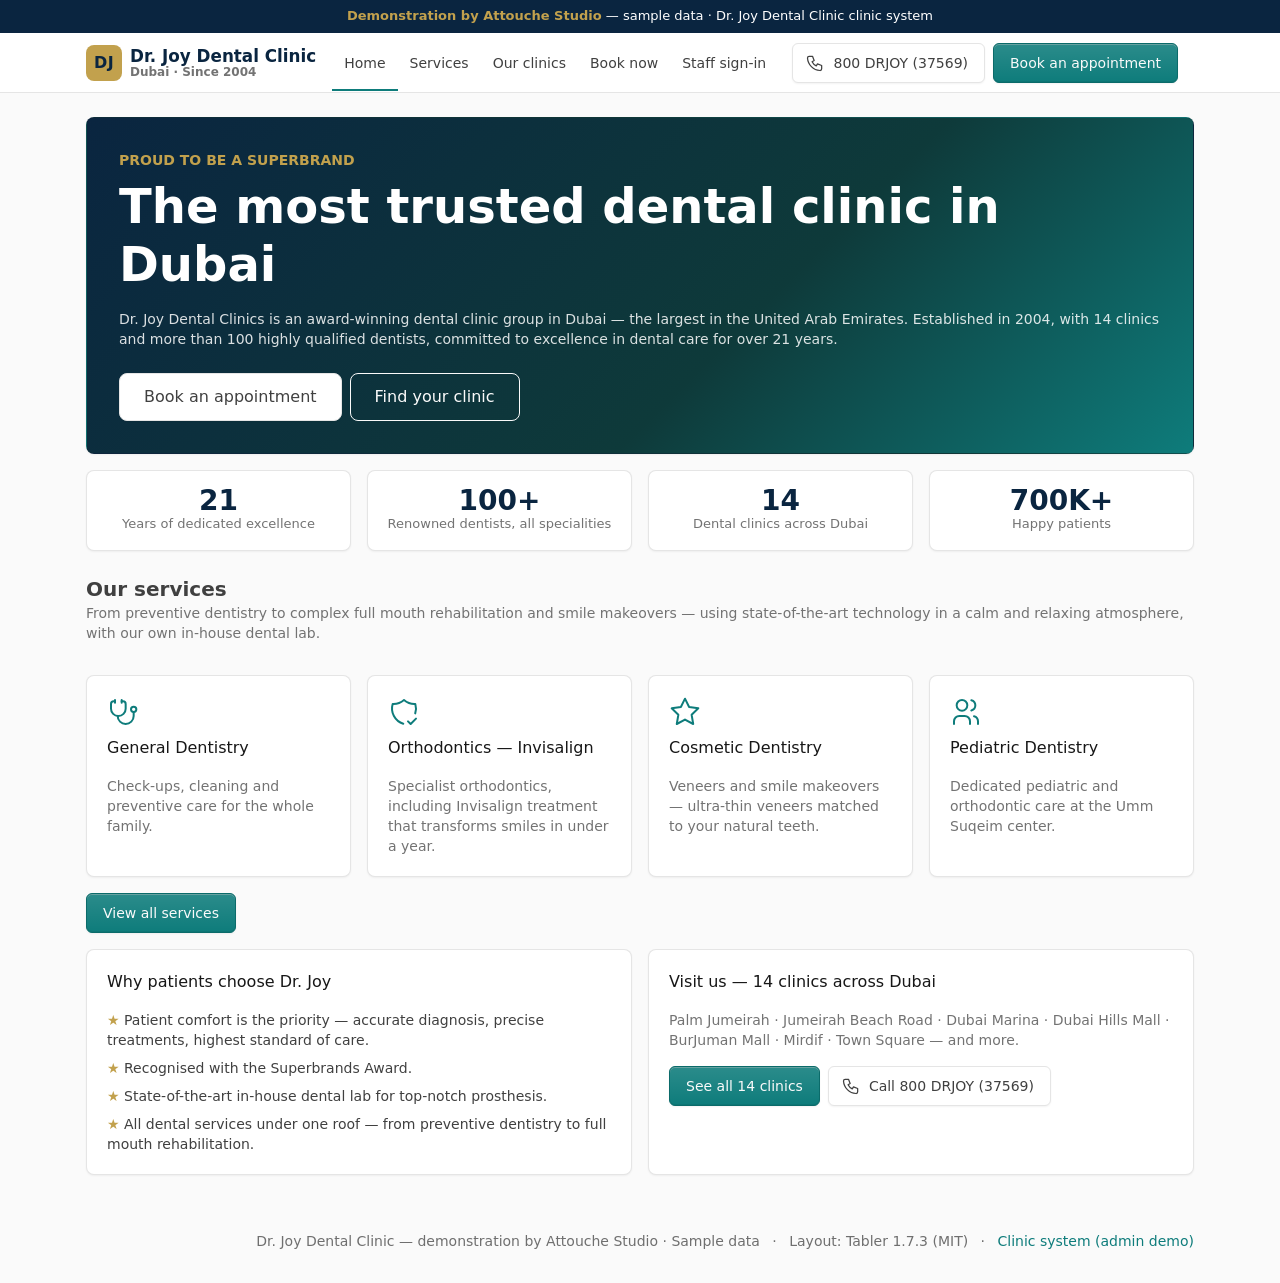
<file: index.html>
<!doctype html>
<!-- Dr. Joy Dental Clinic — public home (Tabler navbar + cards; content from drjoydentalclinic.com). -->
<html lang="en">
<head>
<meta charset="utf-8"/>
<meta name="viewport" content="width=device-width, initial-scale=1, viewport-fit=cover"/>
<title>Dr. Joy Dental Clinic — Best Dental Clinic in Dubai · Demo</title>
<link href="assets/vendor/tabler/css/tabler.min.css" rel="stylesheet"/>
<link href="assets/css/demo.css" rel="stylesheet"/>
</head>
<body>
<div class="dj-demo-banner"><strong>Demonstration by Attouche Studio</strong> — sample data · Dr. Joy Dental Clinic clinic system</div>
<div class="page">
  <header class="navbar navbar-expand-md d-print-none">
    <div class="container-xl">
      <button class="navbar-toggler" type="button" data-bs-toggle="collapse" data-bs-target="#navbar-menu" aria-controls="navbar-menu" aria-expanded="false" aria-label="Toggle navigation">
        <span class="navbar-toggler-icon"></span>
      </button>
      <h1 class="navbar-brand navbar-brand-autodark d-none-navbar-horizontal pe-0 pe-md-3">
        <a href="index.html" class="d-flex align-items-center gap-2 text-decoration-none dj-brand-on-light">
          <span class="dj-brand-mark">DJ</span>
          <span><span class="dj-brand-name d-block">Dr. Joy Dental Clinic</span><span class="dj-brand-sub d-block">Dubai · Since 2004</span></span>
        </a>
      </h1>
      <div class="navbar-nav flex-row order-md-last">
        <div class="nav-item d-none d-md-flex me-3">
          <div class="btn-list">
            <a href="tel:80037569" class="btn"><span data-icon="phone"></span> 800 DRJOY (37569)</a>
            <a href="book.html" class="btn btn-primary">Book an appointment</a>
          </div>
        </div>
      </div>
      <div class="collapse navbar-collapse" id="navbar-menu">
        <div class="d-flex flex-column flex-md-row flex-fill align-items-stretch align-items-md-center">
          <ul class="navbar-nav">
            <li class="nav-item active"><a class="nav-link" href="index.html"><span class="nav-link-title">Home</span></a></li>
            <li class="nav-item"><a class="nav-link" href="services.html"><span class="nav-link-title">Services</span></a></li>
            <li class="nav-item"><a class="nav-link" href="branches.html"><span class="nav-link-title">Our clinics</span></a></li>
            <li class="nav-item"><a class="nav-link" href="book.html"><span class="nav-link-title">Book now</span></a></li>
            <li class="nav-item"><a class="nav-link" href="sign-in.html"><span class="nav-link-title">Staff sign-in</span></a></li>
          </ul>
        </div>
      </div>
    </div>
  </header>
  <div class="page-wrapper">
    <div class="page-body">
      <div class="container-xl">
        <div class="row row-cards">
          <div class="col-12">
            <div class="card dj-hero">
              <div class="card-body p-4 p-lg-5">
                <div class="text-gold fw-bold mb-2">PROUD TO BE A SUPERBRAND</div>
                <h1 class="display-5 fw-bold mb-3" style="color:#fff">The most trusted dental clinic in Dubai</h1>
                <p class="lead mb-4">Dr. Joy Dental Clinics is an award-winning dental clinic group in Dubai — the largest in the United Arab Emirates. Established in 2004, with 14 clinics and more than 100 highly qualified dentists, committed to excellence in dental care for over 21 years.</p>
                <div class="btn-list">
                  <a href="book.html" class="btn btn-gold btn-lg">Book an appointment</a>
                  <a href="branches.html" class="btn btn-outline-light btn-lg">Find your clinic</a>
                </div>
              </div>
            </div>
          </div>

          <div class="col-sm-6 col-lg-3">
            <div class="card card-sm"><div class="card-body text-center"><div class="dj-stat-num">21</div><div class="dj-stat-label">Years of dedicated excellence</div></div></div>
          </div>
          <div class="col-sm-6 col-lg-3">
            <div class="card card-sm"><div class="card-body text-center"><div class="dj-stat-num">100+</div><div class="dj-stat-label">Renowned dentists, all specialities</div></div></div>
          </div>
          <div class="col-sm-6 col-lg-3">
            <div class="card card-sm"><div class="card-body text-center"><div class="dj-stat-num">14</div><div class="dj-stat-label">Dental clinics across Dubai</div></div></div>
          </div>
          <div class="col-sm-6 col-lg-3">
            <div class="card card-sm"><div class="card-body text-center"><div class="dj-stat-num">700K+</div><div class="dj-stat-label">Happy patients</div></div></div>
          </div>

          <div class="col-12">
            <h2 class="page-title mt-2">Our services</h2>
            <p class="text-secondary">From preventive dentistry to complex full mouth rehabilitation and smile makeovers — using state-of-the-art technology in a calm and relaxing atmosphere, with our own in-house dental lab.</p>
          </div>
          <div class="col-md-6 col-lg-3">
            <div class="card h-100"><div class="card-body">
              <div class="dj-icon-lg text-primary mb-2"><span data-icon="stethoscope"></span></div>
              <h3 class="card-title">General Dentistry</h3>
              <p class="text-secondary">Check-ups, cleaning and preventive care for the whole family.</p>
            </div></div>
          </div>
          <div class="col-md-6 col-lg-3">
            <div class="card h-100"><div class="card-body">
              <div class="dj-icon-lg text-primary mb-2"><span data-icon="shield-check"></span></div>
              <h3 class="card-title">Orthodontics — Invisalign</h3>
              <p class="text-secondary">Specialist orthodontics, including Invisalign treatment that transforms smiles in under a year.</p>
            </div></div>
          </div>
          <div class="col-md-6 col-lg-3">
            <div class="card h-100"><div class="card-body">
              <div class="dj-icon-lg text-primary mb-2"><span data-icon="star"></span></div>
              <h3 class="card-title">Cosmetic Dentistry</h3>
              <p class="text-secondary">Veneers and smile makeovers — ultra-thin veneers matched to your natural teeth.</p>
            </div></div>
          </div>
          <div class="col-md-6 col-lg-3">
            <div class="card h-100"><div class="card-body">
              <div class="dj-icon-lg text-primary mb-2"><span data-icon="users"></span></div>
              <h3 class="card-title">Pediatric Dentistry</h3>
              <p class="text-secondary">Dedicated pediatric and orthodontic care at the Umm Suqeim center.</p>
            </div></div>
          </div>
          <div class="col-12">
            <a href="services.html" class="btn btn-primary">View all services</a>
          </div>

          <div class="col-lg-6">
            <div class="card h-100"><div class="card-body">
              <h3 class="card-title">Why patients choose Dr. Joy</h3>
              <ul class="list-unstyled mb-0">
                <li class="mb-2"><span class="text-gold">★</span> Patient comfort is the priority — accurate diagnosis, precise treatments, highest standard of care.</li>
                <li class="mb-2"><span class="text-gold">★</span> Recognised with the Superbrands Award.</li>
                <li class="mb-2"><span class="text-gold">★</span> State-of-the-art in-house dental lab for top-notch prosthesis.</li>
                <li><span class="text-gold">★</span> All dental services under one roof — from preventive dentistry to full mouth rehabilitation.</li>
              </ul>
            </div></div>
          </div>
          <div class="col-lg-6">
            <div class="card h-100"><div class="card-body">
              <h3 class="card-title">Visit us — 14 clinics across Dubai</h3>
              <p class="text-secondary">Palm Jumeirah · Jumeirah Beach Road · Dubai Marina · Dubai Hills Mall · BurJuman Mall · Mirdif · Town Square — and more.</p>
              <div class="btn-list">
                <a href="branches.html" class="btn btn-primary">See all 14 clinics</a>
                <a href="tel:80037569" class="btn"><span data-icon="phone"></span> Call 800 DRJOY (37569)</a>
              </div>
            </div></div>
          </div>
        </div>
      </div>
    </div>
    <footer class="footer footer-transparent d-print-none">
      <div class="container-xl">
        <div class="row text-center align-items-center flex-row-reverse">
          <div class="col-12 col-lg-auto mt-3 mt-lg-0">
            <ul class="list-inline list-inline-dots mb-0">
              <li class="list-inline-item">Dr. Joy Dental Clinic — demonstration by Attouche Studio · Sample data</li>
              <li class="list-inline-item">Layout: Tabler 1.7.3 (MIT)</li>
              <li class="list-inline-item"><a href="admin/index.html">Clinic system (admin demo)</a></li>
            </ul>
          </div>
        </div>
      </div>
    </footer>
  </div>
</div>
<script src="assets/vendor/tabler/js/tabler.min.js"></script>
<script src="assets/js/icons.js"></script>
<script src="assets/js/app.js"></script>
</body>
</html>
</file>
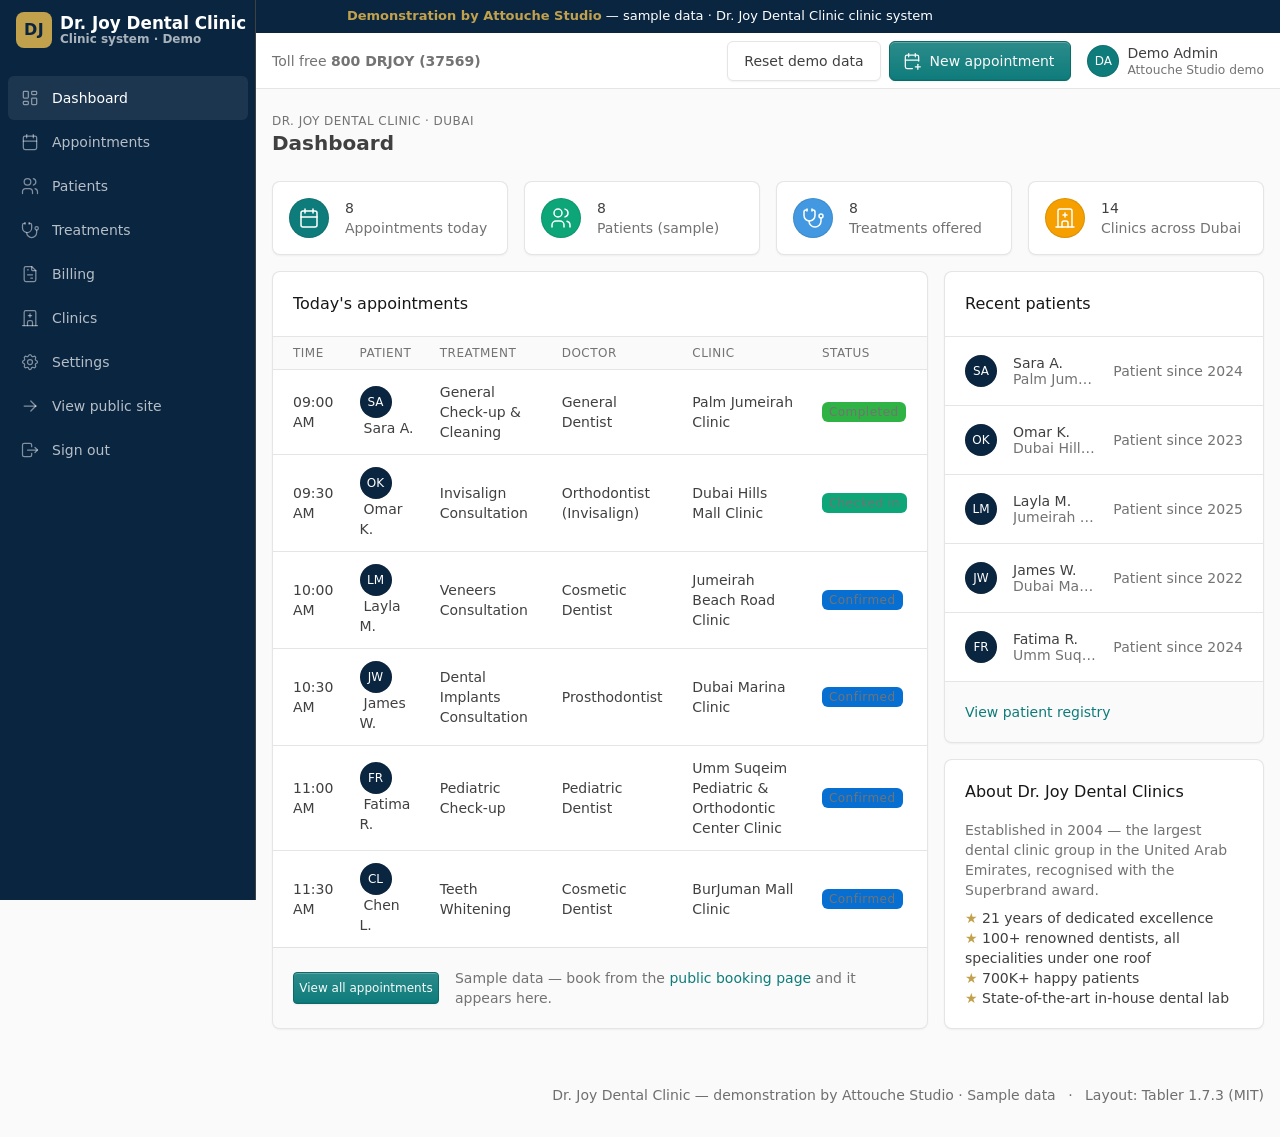
<file: admin/index.html>
<!doctype html>
<!-- Dr. Joy Dental Clinic — clinic system demo (rebuild v2).
     Layout: Tabler 1.7.3 (MIT) — sidebar + topbar shell, stat cards, tables.
     Content: Dr. Joy facts from drjoydentalclinic.com; all records are sample data. -->
<html lang="en">
<head>
<meta charset="utf-8"/>
<meta name="viewport" content="width=device-width, initial-scale=1, viewport-fit=cover"/>
<title>Dashboard — Dr. Joy Dental Clinic · Demo</title>
<link href="../assets/vendor/tabler/css/tabler.min.css" rel="stylesheet"/>
<link href="../assets/css/demo.css" rel="stylesheet"/>
</head>
<body>
<div class="dj-demo-banner"><strong>Demonstration by Attouche Studio</strong> — sample data · Dr. Joy Dental Clinic clinic system</div>
<div class="page">
  <aside class="navbar navbar-vertical navbar-expand-lg" data-bs-theme="dark">
    <div class="container-fluid">
      <button class="navbar-toggler" type="button" data-bs-toggle="collapse" data-bs-target="#sidebar-menu" aria-controls="sidebar-menu" aria-expanded="false" aria-label="Toggle navigation">
        <span class="navbar-toggler-icon"></span>
      </button>
      <h1 class="navbar-brand navbar-brand-autodark">
        <a href="../index.html" class="d-flex align-items-center gap-2 text-decoration-none">
          <span class="dj-brand-mark">DJ</span>
          <span><span class="dj-brand-name d-block">Dr. Joy Dental Clinic</span><span class="dj-brand-sub d-block">Clinic system · Demo</span></span>
        </a>
      </h1>
      <div class="collapse navbar-collapse" id="sidebar-menu">
        <ul class="navbar-nav pt-lg-3">
          <li class="nav-item"><a class="nav-link active" href="index.html"><span class="nav-link-icon" data-icon="layout-dashboard"></span><span class="nav-link-title">Dashboard</span></a></li>
          <li class="nav-item"><a class="nav-link" href="appointments.html"><span class="nav-link-icon" data-icon="calendar"></span><span class="nav-link-title">Appointments</span></a></li>
          <li class="nav-item"><a class="nav-link" href="patients.html"><span class="nav-link-icon" data-icon="users"></span><span class="nav-link-title">Patients</span></a></li>
          <li class="nav-item"><a class="nav-link" href="treatments.html"><span class="nav-link-icon" data-icon="stethoscope"></span><span class="nav-link-title">Treatments</span></a></li>
          <li class="nav-item"><a class="nav-link" href="billing.html"><span class="nav-link-icon" data-icon="file-invoice"></span><span class="nav-link-title">Billing</span></a></li>
          <li class="nav-item"><a class="nav-link" href="../branches.html"><span class="nav-link-icon" data-icon="building-hospital"></span><span class="nav-link-title">Clinics</span></a></li>
          <li class="nav-item"><a class="nav-link" href="settings.html"><span class="nav-link-icon" data-icon="settings"></span><span class="nav-link-title">Settings</span></a></li>
          <li class="nav-item"><a class="nav-link" href="../index.html"><span class="nav-link-icon" data-icon="arrow-right"></span><span class="nav-link-title">View public site</span></a></li>
          <li class="nav-item"><a class="nav-link" href="../sign-in.html"><span class="nav-link-icon" data-icon="logout"></span><span class="nav-link-title">Sign out</span></a></li>
        </ul>
      </div>
    </div>
  </aside>
  <div class="page-wrapper">
    <header class="navbar navbar-expand-md d-print-none d-none d-lg-flex">
      <div class="container-xl">
        <div class="navbar-nav flex-row order-md-last">
          <div class="nav-item d-none d-md-flex me-3">
            <div class="btn-list">
              <a href="#" class="btn" id="reset-demo">Reset demo data</a>
              <a href="appointments.html" class="btn btn-primary"><span data-icon="calendar-plus"></span> New appointment</a>
            </div>
          </div>
          <div class="nav-item dropdown">
            <a href="#" class="nav-link d-flex lh-1 text-reset p-0" data-bs-toggle="dropdown" aria-label="Open user menu">
              <span class="avatar avatar-sm" style="background-color:#0e7c7b;color:#fff">DA</span>
              <span class="d-none d-xl-block ps-2"><span>Demo Admin</span><span class="mt-1 small text-secondary d-block">Attouche Studio demo</span></span>
            </a>
              <div class="dropdown-menu dropdown-menu-end">
                <a class="dropdown-item" href="settings.html">Settings</a>
                <div class="dropdown-divider"></div>
                <a class="dropdown-item" href="../sign-in.html">Sign out</a>
              </div>
          </div>
        </div>
        <div class="me-auto">
          <span class="text-secondary">Toll free <strong>800 DRJOY (37569)</strong></span>
        </div>
      </div>
    </header>
    <div class="page-header d-print-none">
      <div class="container-xl">
        <div class="row g-2 align-items-center">
          <div class="col">
            <div class="page-pretitle">Dr. Joy Dental Clinic · Dubai</div>
            <h2 class="page-title">Dashboard</h2>
          </div>
          <div class="col-auto ms-auto d-print-none d-lg-none">
            <a href="appointments.html" class="btn btn-primary">New appointment</a>
          </div>
        </div>
      </div>
    </div>
    <div class="page-body">
      <div class="container-xl">
        <div class="row row-cards">
          <div class="col-sm-6 col-lg-3">
            <div class="card card-sm"><div class="card-body"><div class="row align-items-center">
              <div class="col-auto"><span class="bg-primary text-white avatar"><span data-icon="calendar"></span></span></div>
              <div class="col"><div class="font-weight-medium" id="stat-today">–</div><div class="text-secondary">Appointments today</div></div>
            </div></div></div>
          </div>
          <div class="col-sm-6 col-lg-3">
            <div class="card card-sm"><div class="card-body"><div class="row align-items-center">
              <div class="col-auto"><span class="bg-teal text-white avatar"><span data-icon="users"></span></span></div>
              <div class="col"><div class="font-weight-medium" id="stat-patients">–</div><div class="text-secondary">Patients (sample)</div></div>
            </div></div></div>
          </div>
          <div class="col-sm-6 col-lg-3">
            <div class="card card-sm"><div class="card-body"><div class="row align-items-center">
              <div class="col-auto"><span class="bg-azure text-white avatar"><span data-icon="stethoscope"></span></span></div>
              <div class="col"><div class="font-weight-medium" id="stat-treatments">–</div><div class="text-secondary">Treatments offered</div></div>
            </div></div></div>
          </div>
          <div class="col-sm-6 col-lg-3">
            <div class="card card-sm"><div class="card-body"><div class="row align-items-center">
              <div class="col-auto"><span class="bg-yellow text-white avatar"><span data-icon="building-hospital"></span></span></div>
              <div class="col"><div class="font-weight-medium" id="stat-branches">–</div><div class="text-secondary">Clinics across Dubai</div></div>
            </div></div></div>
          </div>

          <div class="col-lg-8">
            <div class="card">
              <div class="card-header"><h3 class="card-title">Today's appointments</h3></div>
              <div class="table-responsive">
                <table class="table table-vcenter card-table">
                  <thead><tr><th>Time</th><th>Patient</th><th>Treatment</th><th>Doctor</th><th>Clinic</th><th>Status</th></tr></thead>
                  <tbody id="today-rows"></tbody>
                </table>
              </div>
              <div class="card-footer d-flex align-items-center">
                <a href="appointments.html" class="btn btn-primary btn-sm">View all appointments</a>
                <span class="text-secondary ms-3">Sample data — book from the <a href="../book.html">public booking page</a> and it appears here.</span>
              </div>
            </div>
          </div>

          <div class="col-lg-4">
            <div class="card">
              <div class="card-header"><h3 class="card-title">Recent patients</h3></div>
              <div class="list-group list-group-flush" id="recent-patients"></div>
              <div class="card-footer"><a href="patients.html">View patient registry</a></div>
            </div>
            <div class="card mt-3">
              <div class="card-body">
                <h3 class="card-title">About Dr. Joy Dental Clinics</h3>
                <p class="text-secondary mb-2">Established in 2004 — the largest dental clinic group in the United Arab Emirates, recognised with the Superbrand award.</p>
                <ul class="list-unstyled mb-0">
                  <li><span class="text-gold">★</span> 21 years of dedicated excellence</li>
                  <li><span class="text-gold">★</span> 100+ renowned dentists, all specialities under one roof</li>
                  <li><span class="text-gold">★</span> 700K+ happy patients</li>
                  <li><span class="text-gold">★</span> State-of-the-art in-house dental lab</li>
                </ul>
              </div>
            </div>
          </div>
        </div>
      </div>
    </div>
    <footer class="footer footer-transparent d-print-none">
      <div class="container-xl">
        <div class="row text-center align-items-center flex-row-reverse">
          <div class="col-12 col-lg-auto mt-3 mt-lg-0">
            <ul class="list-inline list-inline-dots mb-0">
              <li class="list-inline-item">Dr. Joy Dental Clinic — demonstration by Attouche Studio · Sample data</li>
              <li class="list-inline-item">Layout: Tabler 1.7.3 (MIT)</li>
            </ul>
          </div>
        </div>
      </div>
    </footer>
  </div>
</div>
<script src="../assets/vendor/tabler/js/tabler.min.js"></script>
<script src="../assets/js/icons.js"></script>
<script src="../assets/js/app.js"></script>
</body>
</html>
</file>
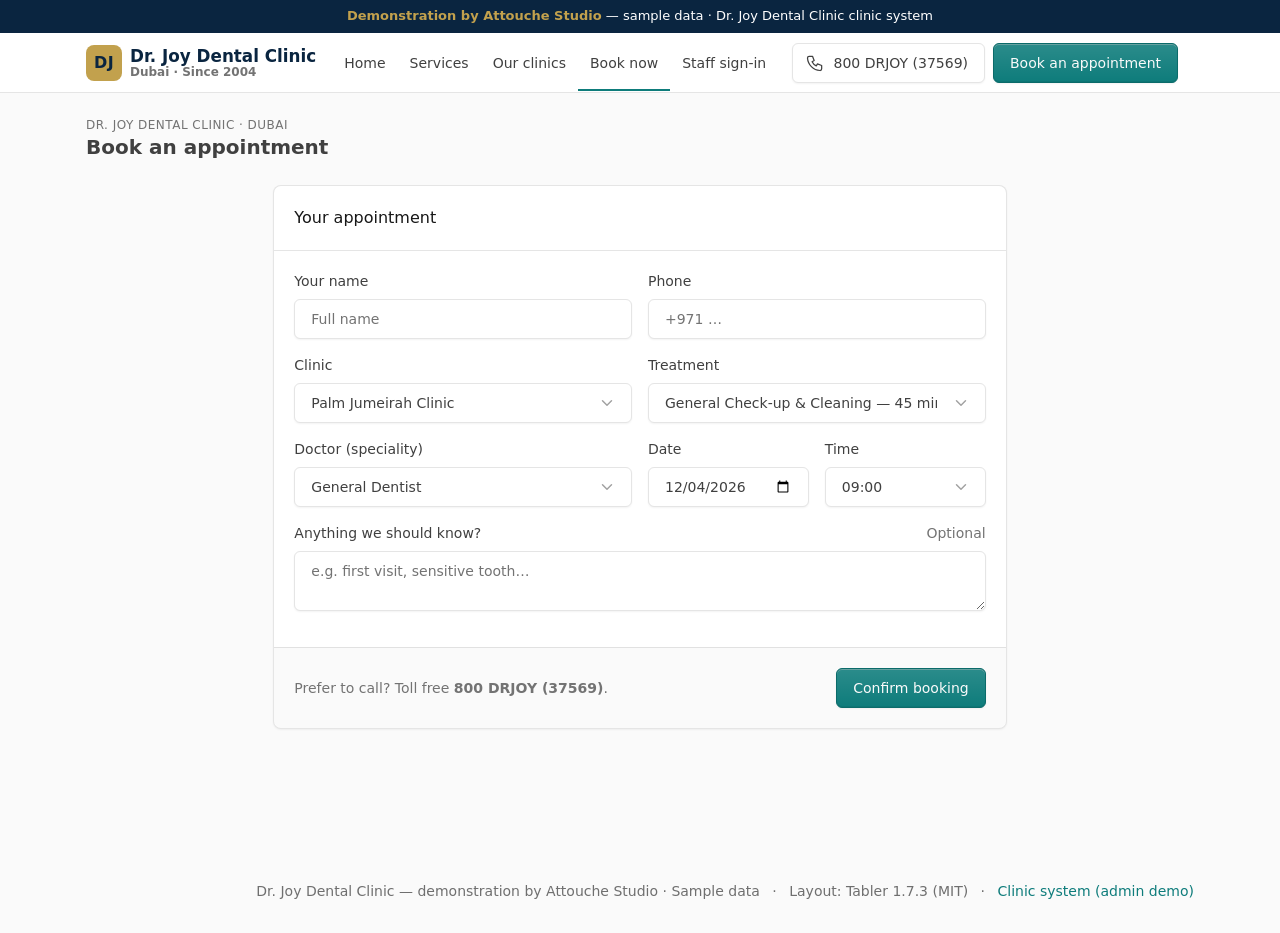
<file: book.html>
<!doctype html>
<!-- Dr. Joy Dental Clinic — Book an appointment (public booking form; writes to the demo store). -->
<html lang="en">
<head>
<meta charset="utf-8"/>
<meta name="viewport" content="width=device-width, initial-scale=1, viewport-fit=cover"/>
<title>Book an appointment — Dr. Joy Dental Clinic · Demo</title>
<link href="assets/vendor/tabler/css/tabler.min.css" rel="stylesheet"/>
<link href="assets/css/demo.css" rel="stylesheet"/>
</head>
<body>
<div class="dj-demo-banner"><strong>Demonstration by Attouche Studio</strong> — sample data · Dr. Joy Dental Clinic clinic system</div>
<div class="page">
  <header class="navbar navbar-expand-md d-print-none">
    <div class="container-xl">
      <button class="navbar-toggler" type="button" data-bs-toggle="collapse" data-bs-target="#navbar-menu" aria-controls="navbar-menu" aria-expanded="false" aria-label="Toggle navigation">
        <span class="navbar-toggler-icon"></span>
      </button>
      <h1 class="navbar-brand navbar-brand-autodark d-none-navbar-horizontal pe-0 pe-md-3">
        <a href="index.html" class="d-flex align-items-center gap-2 text-decoration-none dj-brand-on-light">
          <span class="dj-brand-mark">DJ</span>
          <span><span class="dj-brand-name d-block">Dr. Joy Dental Clinic</span><span class="dj-brand-sub d-block">Dubai · Since 2004</span></span>
        </a>
      </h1>
      <div class="navbar-nav flex-row order-md-last">
        <div class="nav-item d-none d-md-flex me-3">
          <div class="btn-list">
            <a href="tel:80037569" class="btn"><span data-icon="phone"></span> 800 DRJOY (37569)</a>
            <a href="book.html" class="btn btn-primary">Book an appointment</a>
          </div>
        </div>
      </div>
      <div class="collapse navbar-collapse" id="navbar-menu">
        <div class="d-flex flex-column flex-md-row flex-fill align-items-stretch align-items-md-center">
          <ul class="navbar-nav">
            <li class="nav-item"><a class="nav-link" href="index.html"><span class="nav-link-title">Home</span></a></li>
            <li class="nav-item"><a class="nav-link" href="services.html"><span class="nav-link-title">Services</span></a></li>
            <li class="nav-item"><a class="nav-link" href="branches.html"><span class="nav-link-title">Our clinics</span></a></li>
            <li class="nav-item active"><a class="nav-link" href="book.html"><span class="nav-link-title">Book now</span></a></li>
            <li class="nav-item"><a class="nav-link" href="sign-in.html"><span class="nav-link-title">Staff sign-in</span></a></li>
          </ul>
        </div>
      </div>
    </div>
  </header>
  <div class="page-wrapper">
    <div class="page-header d-print-none">
      <div class="container-xl">
        <div class="row g-2 align-items-center">
          <div class="col">
            <div class="page-pretitle">Dr. Joy Dental Clinic · Dubai</div>
            <h2 class="page-title">Book an appointment</h2>
          </div>
        </div>
      </div>
    </div>
    <div class="page-body">
      <div class="container-xl">
        <div class="row row-cards justify-content-center">
          <div class="col-lg-8">
            <div class="alert alert-success d-none" id="book-success" role="alert">
              <h4 class="alert-title">Booking received</h4>
              <div class="text-secondary" id="book-success-text"></div>
              <div class="mt-2"><a href="admin/appointments.html" class="btn btn-sm btn-primary">See it in the appointments list</a></div>
            </div>
            <form class="card" id="book-form">
              <div class="card-header"><h3 class="card-title">Your appointment</h3></div>
              <div class="card-body">
                <div class="row">
                  <div class="col-md-6 mb-3">
                    <label class="form-label">Your name</label>
                    <input type="text" class="form-control" id="b-name" placeholder="Full name" required/>
                  </div>
                  <div class="col-md-6 mb-3">
                    <label class="form-label">Phone</label>
                    <input type="tel" class="form-control" id="b-phone" placeholder="+971 …" required/>
                  </div>
                  <div class="col-md-6 mb-3">
                    <label class="form-label">Clinic</label>
                    <select class="form-select" id="b-branch"></select>
                  </div>
                  <div class="col-md-6 mb-3">
                    <label class="form-label">Treatment</label>
                    <select class="form-select" id="b-treatment"></select>
                  </div>
                  <div class="col-md-6 mb-3">
                    <label class="form-label">Doctor (speciality)</label>
                    <select class="form-select" id="b-doctor">
                      <option>General Dentist</option>
                      <option>Orthodontist (Invisalign)</option>
                      <option>Prosthodontist</option>
                      <option>Cosmetic Dentist</option>
                      <option>Pediatric Dentist</option>
                    </select>
                  </div>
                  <div class="col-md-3 mb-3">
                    <label class="form-label">Date</label>
                    <input type="date" class="form-control" id="b-date" required/>
                  </div>
                  <div class="col-md-3 mb-3">
                    <label class="form-label">Time</label>
                    <select class="form-select" id="b-time">
                      <option>09:00</option><option>09:30</option><option>10:00</option><option>10:30</option>
                      <option>11:00</option><option>11:30</option><option>13:00</option><option>13:30</option>
                      <option>14:00</option><option>14:30</option><option>15:00</option><option>15:30</option>
                      <option>16:00</option><option>16:30</option><option>17:00</option>
                    </select>
                  </div>
                  <div class="col-12 mb-3">
                    <label class="form-label">Anything we should know? <span class="form-label-description">Optional</span></label>
                    <textarea class="form-control" rows="2" placeholder="e.g. first visit, sensitive tooth…"></textarea>
                  </div>
                </div>
              </div>
              <div class="card-footer d-flex align-items-center">
                <span class="text-secondary">Prefer to call? Toll free <strong>800 DRJOY (37569)</strong>.</span>
                <button type="submit" class="btn btn-primary ms-auto">Confirm booking</button>
              </div>
            </form>
          </div>
        </div>
      </div>
    </div>
    <footer class="footer footer-transparent d-print-none">
      <div class="container-xl">
        <div class="row text-center align-items-center flex-row-reverse">
          <div class="col-12 col-lg-auto mt-3 mt-lg-0">
            <ul class="list-inline list-inline-dots mb-0">
              <li class="list-inline-item">Dr. Joy Dental Clinic — demonstration by Attouche Studio · Sample data</li>
              <li class="list-inline-item">Layout: Tabler 1.7.3 (MIT)</li>
              <li class="list-inline-item"><a href="admin/index.html">Clinic system (admin demo)</a></li>
            </ul>
          </div>
        </div>
      </div>
    </footer>
  </div>
</div>
<script src="assets/vendor/tabler/js/tabler.min.js"></script>
<script src="assets/js/icons.js"></script>
<script src="assets/js/app.js"></script>
</body>
</html>
</file>
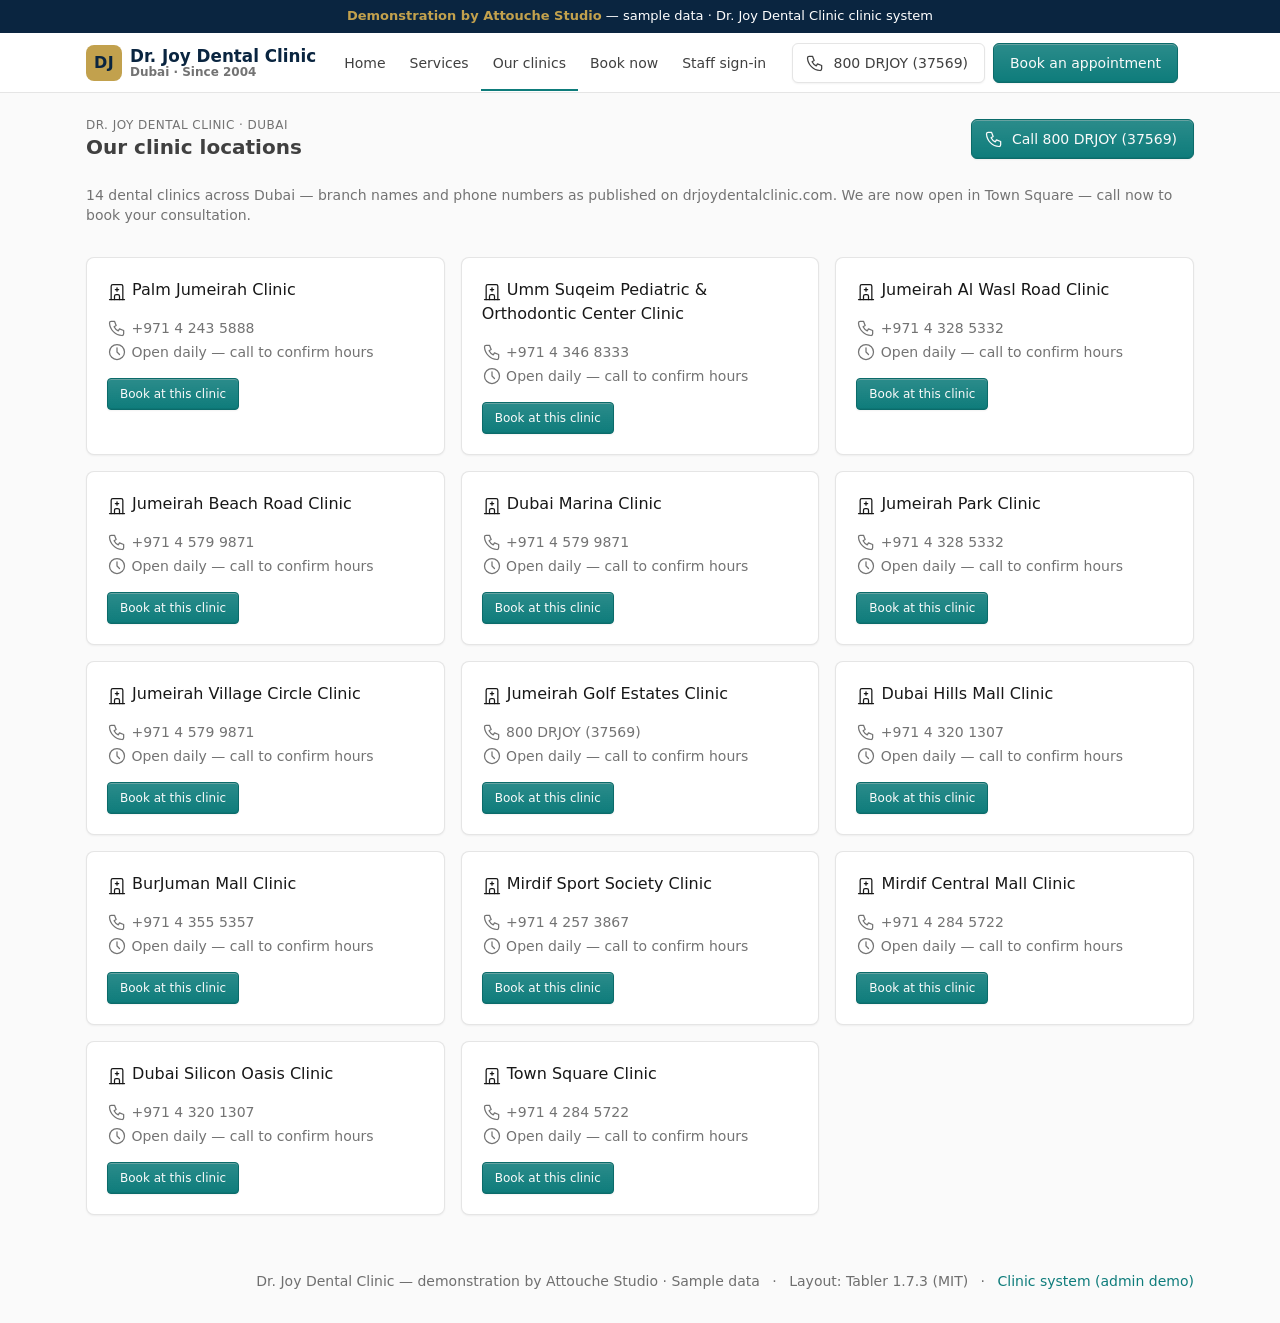
<file: branches.html>
<!doctype html>
<!-- Dr. Joy Dental Clinic — Our clinics (14 verified branches from drjoydentalclinic.com). -->
<html lang="en">
<head>
<meta charset="utf-8"/>
<meta name="viewport" content="width=device-width, initial-scale=1, viewport-fit=cover"/>
<title>Our clinics — Dr. Joy Dental Clinic · Demo</title>
<link href="assets/vendor/tabler/css/tabler.min.css" rel="stylesheet"/>
<link href="assets/css/demo.css" rel="stylesheet"/>
</head>
<body>
<div class="dj-demo-banner"><strong>Demonstration by Attouche Studio</strong> — sample data · Dr. Joy Dental Clinic clinic system</div>
<div class="page">
  <header class="navbar navbar-expand-md d-print-none">
    <div class="container-xl">
      <button class="navbar-toggler" type="button" data-bs-toggle="collapse" data-bs-target="#navbar-menu" aria-controls="navbar-menu" aria-expanded="false" aria-label="Toggle navigation">
        <span class="navbar-toggler-icon"></span>
      </button>
      <h1 class="navbar-brand navbar-brand-autodark d-none-navbar-horizontal pe-0 pe-md-3">
        <a href="index.html" class="d-flex align-items-center gap-2 text-decoration-none dj-brand-on-light">
          <span class="dj-brand-mark">DJ</span>
          <span><span class="dj-brand-name d-block">Dr. Joy Dental Clinic</span><span class="dj-brand-sub d-block">Dubai · Since 2004</span></span>
        </a>
      </h1>
      <div class="navbar-nav flex-row order-md-last">
        <div class="nav-item d-none d-md-flex me-3">
          <div class="btn-list">
            <a href="tel:80037569" class="btn"><span data-icon="phone"></span> 800 DRJOY (37569)</a>
            <a href="book.html" class="btn btn-primary">Book an appointment</a>
          </div>
        </div>
      </div>
      <div class="collapse navbar-collapse" id="navbar-menu">
        <div class="d-flex flex-column flex-md-row flex-fill align-items-stretch align-items-md-center">
          <ul class="navbar-nav">
            <li class="nav-item"><a class="nav-link" href="index.html"><span class="nav-link-title">Home</span></a></li>
            <li class="nav-item"><a class="nav-link" href="services.html"><span class="nav-link-title">Services</span></a></li>
            <li class="nav-item active"><a class="nav-link" href="branches.html"><span class="nav-link-title">Our clinics</span></a></li>
            <li class="nav-item"><a class="nav-link" href="book.html"><span class="nav-link-title">Book now</span></a></li>
            <li class="nav-item"><a class="nav-link" href="sign-in.html"><span class="nav-link-title">Staff sign-in</span></a></li>
          </ul>
        </div>
      </div>
    </div>
  </header>
  <div class="page-wrapper">
    <div class="page-header d-print-none">
      <div class="container-xl">
        <div class="row g-2 align-items-center">
          <div class="col">
            <div class="page-pretitle">Dr. Joy Dental Clinic · Dubai</div>
            <h2 class="page-title">Our clinic locations</h2>
          </div>
          <div class="col-auto ms-auto d-print-none">
            <a href="tel:80037569" class="btn btn-primary"><span data-icon="phone"></span> Call 800 DRJOY (37569)</a>
          </div>
        </div>
      </div>
    </div>
    <div class="page-body">
      <div class="container-xl">
        <div class="row row-cards">
          <div class="col-12">
            <p class="text-secondary">14 dental clinics across Dubai — branch names and phone numbers as published on drjoydentalclinic.com. We are now open in Town Square — call now to book your consultation.</p>
          </div>
          <div class="col-12"><div class="row row-cards" id="branch-cards"></div></div>
        </div>
      </div>
    </div>
    <footer class="footer footer-transparent d-print-none">
      <div class="container-xl">
        <div class="row text-center align-items-center flex-row-reverse">
          <div class="col-12 col-lg-auto mt-3 mt-lg-0">
            <ul class="list-inline list-inline-dots mb-0">
              <li class="list-inline-item">Dr. Joy Dental Clinic — demonstration by Attouche Studio · Sample data</li>
              <li class="list-inline-item">Layout: Tabler 1.7.3 (MIT)</li>
              <li class="list-inline-item"><a href="admin/index.html">Clinic system (admin demo)</a></li>
            </ul>
          </div>
        </div>
      </div>
    </footer>
  </div>
</div>
<script src="assets/vendor/tabler/js/tabler.min.js"></script>
<script src="assets/js/icons.js"></script>
<script src="assets/js/app.js"></script>
</body>
</html>
</file>
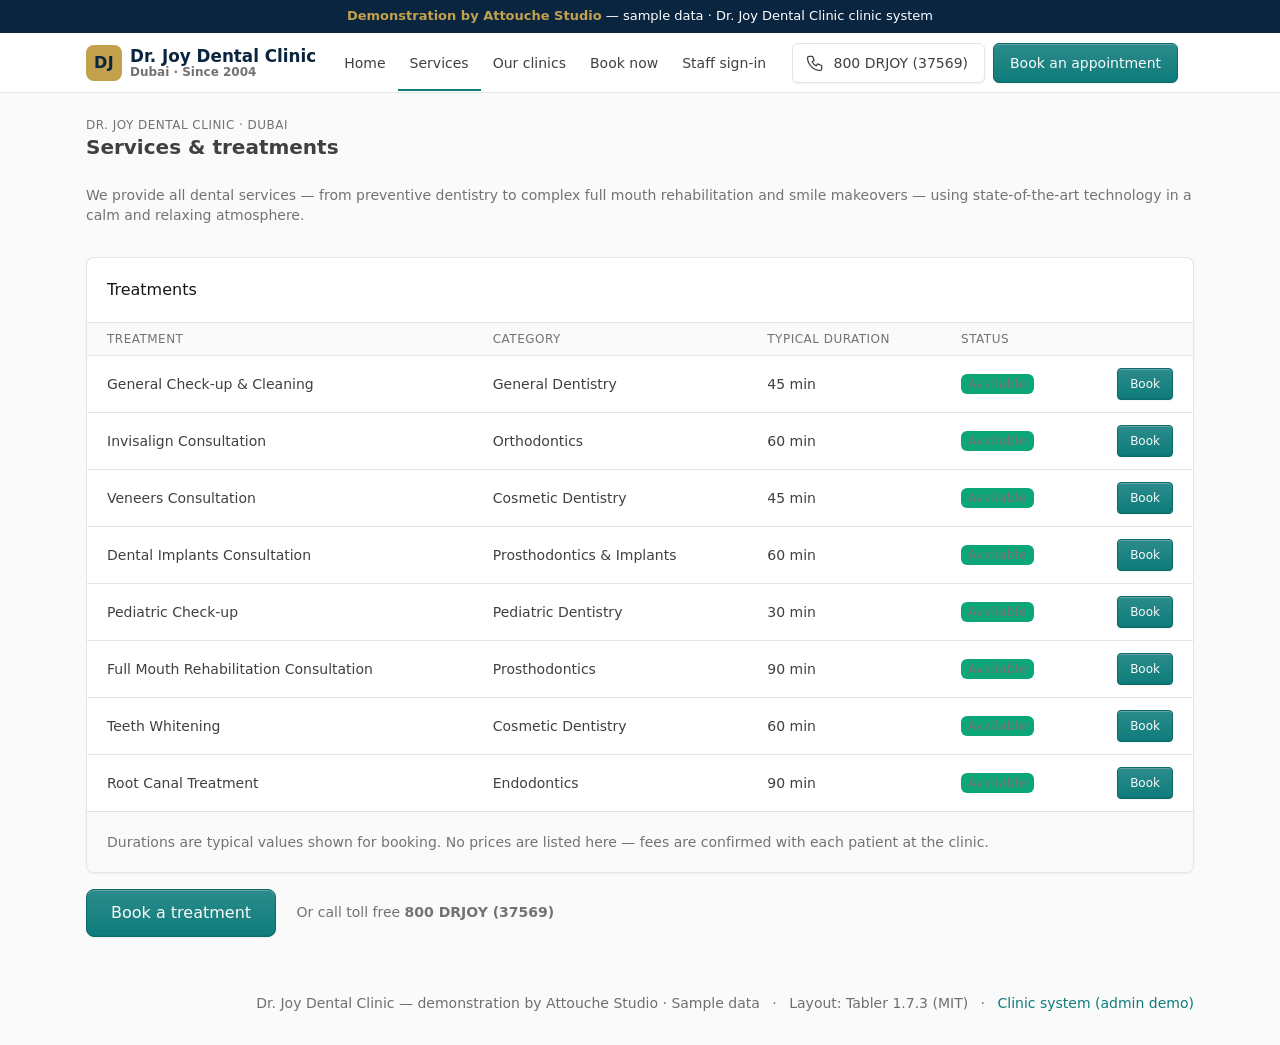
<file: services.html>
<!doctype html>
<!-- Dr. Joy Dental Clinic — Services (Tabler cards/tables; content from drjoydentalclinic.com). -->
<html lang="en">
<head>
<meta charset="utf-8"/>
<meta name="viewport" content="width=device-width, initial-scale=1, viewport-fit=cover"/>
<title>Services — Dr. Joy Dental Clinic · Demo</title>
<link href="assets/vendor/tabler/css/tabler.min.css" rel="stylesheet"/>
<link href="assets/css/demo.css" rel="stylesheet"/>
</head>
<body>
<div class="dj-demo-banner"><strong>Demonstration by Attouche Studio</strong> — sample data · Dr. Joy Dental Clinic clinic system</div>
<div class="page">
  <header class="navbar navbar-expand-md d-print-none">
    <div class="container-xl">
      <button class="navbar-toggler" type="button" data-bs-toggle="collapse" data-bs-target="#navbar-menu" aria-controls="navbar-menu" aria-expanded="false" aria-label="Toggle navigation">
        <span class="navbar-toggler-icon"></span>
      </button>
      <h1 class="navbar-brand navbar-brand-autodark d-none-navbar-horizontal pe-0 pe-md-3">
        <a href="index.html" class="d-flex align-items-center gap-2 text-decoration-none dj-brand-on-light">
          <span class="dj-brand-mark">DJ</span>
          <span><span class="dj-brand-name d-block">Dr. Joy Dental Clinic</span><span class="dj-brand-sub d-block">Dubai · Since 2004</span></span>
        </a>
      </h1>
      <div class="navbar-nav flex-row order-md-last">
        <div class="nav-item d-none d-md-flex me-3">
          <div class="btn-list">
            <a href="tel:80037569" class="btn"><span data-icon="phone"></span> 800 DRJOY (37569)</a>
            <a href="book.html" class="btn btn-primary">Book an appointment</a>
          </div>
        </div>
      </div>
      <div class="collapse navbar-collapse" id="navbar-menu">
        <div class="d-flex flex-column flex-md-row flex-fill align-items-stretch align-items-md-center">
          <ul class="navbar-nav">
            <li class="nav-item"><a class="nav-link" href="index.html"><span class="nav-link-title">Home</span></a></li>
            <li class="nav-item active"><a class="nav-link" href="services.html"><span class="nav-link-title">Services</span></a></li>
            <li class="nav-item"><a class="nav-link" href="branches.html"><span class="nav-link-title">Our clinics</span></a></li>
            <li class="nav-item"><a class="nav-link" href="book.html"><span class="nav-link-title">Book now</span></a></li>
            <li class="nav-item"><a class="nav-link" href="sign-in.html"><span class="nav-link-title">Staff sign-in</span></a></li>
          </ul>
        </div>
      </div>
    </div>
  </header>
  <div class="page-wrapper">
    <div class="page-header d-print-none">
      <div class="container-xl">
        <div class="row g-2 align-items-center">
          <div class="col">
            <div class="page-pretitle">Dr. Joy Dental Clinic · Dubai</div>
            <h2 class="page-title">Services &amp; treatments</h2>
          </div>
        </div>
      </div>
    </div>
    <div class="page-body">
      <div class="container-xl">
        <div class="row row-cards">
          <div class="col-12">
            <p class="text-secondary">We provide all dental services — from preventive dentistry to complex full mouth rehabilitation and smile makeovers — using state-of-the-art technology in a calm and relaxing atmosphere.</p>
          </div>
          <div class="col-12">
            <div class="card">
              <div class="card-header"><h3 class="card-title">Treatments</h3></div>
              <div class="table-responsive">
                <table class="table table-vcenter card-table">
                  <thead><tr><th>Treatment</th><th>Category</th><th>Typical duration</th><th>Status</th><th></th></tr></thead>
                  <tbody id="treatment-rows"></tbody>
                </table>
              </div>
              <div class="card-footer"><span class="text-secondary">Durations are typical values shown for booking. No prices are listed here — fees are confirmed with each patient at the clinic.</span></div>
            </div>
          </div>
          <div class="col-12">
            <a href="book.html" class="btn btn-primary btn-lg">Book a treatment</a>
            <span class="text-secondary ms-3">Or call toll free <strong>800 DRJOY (37569)</strong></span>
          </div>
        </div>
      </div>
    </div>
    <footer class="footer footer-transparent d-print-none">
      <div class="container-xl">
        <div class="row text-center align-items-center flex-row-reverse">
          <div class="col-12 col-lg-auto mt-3 mt-lg-0">
            <ul class="list-inline list-inline-dots mb-0">
              <li class="list-inline-item">Dr. Joy Dental Clinic — demonstration by Attouche Studio · Sample data</li>
              <li class="list-inline-item">Layout: Tabler 1.7.3 (MIT)</li>
              <li class="list-inline-item"><a href="admin/index.html">Clinic system (admin demo)</a></li>
            </ul>
          </div>
        </div>
      </div>
    </footer>
  </div>
</div>
<script src="assets/vendor/tabler/js/tabler.min.js"></script>
<script src="assets/js/icons.js"></script>
<script src="assets/js/app.js"></script>
<script>
// Services page: add a Book action to each treatment row after render.
document.addEventListener('DOMContentLoaded', function () {
  var tb = document.getElementById('treatment-rows');
  if (!tb) return;
  tb.querySelectorAll('tr').forEach(function (tr) {
    var name = tr.cells[0] ? tr.cells[0].textContent.trim() : '';
    var td = document.createElement('td');
    td.className = 'text-end';
    td.innerHTML = '<a class="btn btn-sm btn-primary" href="book.html?treatment=' + encodeURIComponent(name) + '">Book</a>';
    tr.appendChild(td);
  });
});
</script>
</body>
</html>
</file>
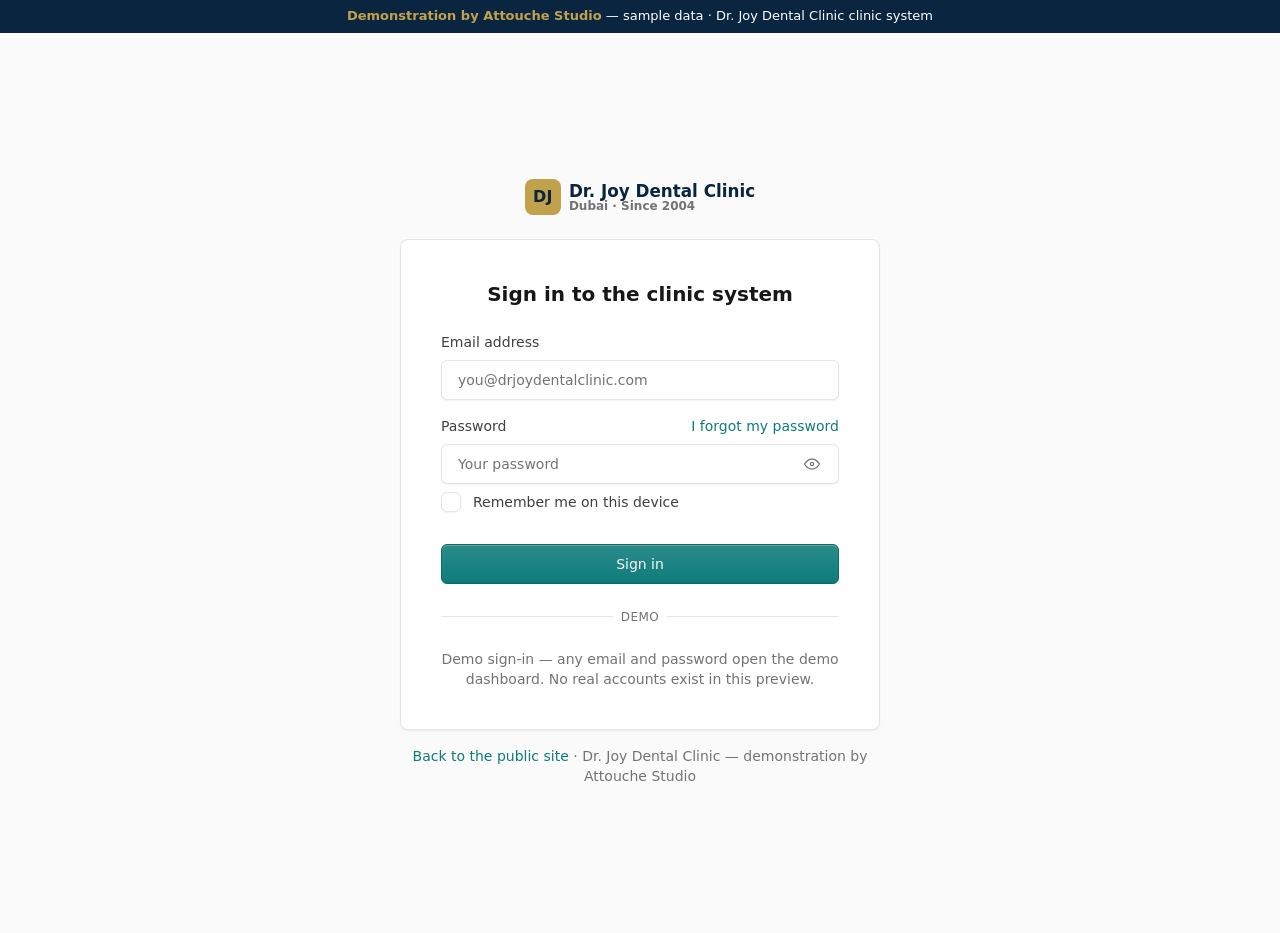
<file: sign-in.html>
<!doctype html>
<!-- Dr. Joy Dental Clinic — Staff sign-in (Tabler sign-in card adaptation; demo: any credentials open the dashboard). -->
<html lang="en">
<head>
<meta charset="utf-8"/>
<meta name="viewport" content="width=device-width, initial-scale=1, viewport-fit=cover"/>
<title>Staff sign-in — Dr. Joy Dental Clinic · Demo</title>
<link href="assets/vendor/tabler/css/tabler.min.css" rel="stylesheet"/>
<link href="assets/css/demo.css" rel="stylesheet"/>
</head>
<body>
<div class="dj-demo-banner"><strong>Demonstration by Attouche Studio</strong> — sample data · Dr. Joy Dental Clinic clinic system</div>
<div class="page page-center">
  <div class="container container-tight py-4">
    <div class="text-center mb-4">
      <a href="index.html" class="navbar-brand navbar-brand-autodark">
        <span class="d-inline-flex align-items-center gap-2 dj-brand-on-light">
          <span class="dj-brand-mark">DJ</span>
          <span class="text-start"><span class="dj-brand-name d-block">Dr. Joy Dental Clinic</span><span class="dj-brand-sub d-block">Dubai · Since 2004</span></span>
        </span>
      </a>
    </div>
    <div class="card card-md">
      <div class="card-body">
        <h2 class="h2 text-center mb-4">Sign in to the clinic system</h2>
        <form id="signin-form" autocomplete="off">
          <div class="mb-3">
            <label class="form-label">Email address</label>
            <input type="email" class="form-control" placeholder="you@drjoydentalclinic.com" required/>
          </div>
          <div class="mb-2">
            <label class="form-label">
              Password
              <span class="form-label-description"><a href="#" onclick="return false">I forgot my password</a></span>
            </label>
            <div class="input-group input-group-flat">
              <input type="password" class="form-control" placeholder="Your password" required/>
              <span class="input-group-text">
                <a href="#" class="link-secondary" title="Show password" data-bs-toggle="tooltip" onclick="return false"><span data-icon="eye"></span></a>
              </span>
            </div>
          </div>
          <div class="mb-2">
            <label class="form-check">
              <input type="checkbox" class="form-check-input"/>
              <span class="form-check-label">Remember me on this device</span>
            </label>
          </div>
          <div class="form-footer">
            <button type="submit" class="btn btn-primary w-100">Sign in</button>
          </div>
        </form>
        <div class="hr-text">demo</div>
        <p class="text-secondary text-center mb-0">Demo sign-in — any email and password open the demo dashboard. No real accounts exist in this preview.</p>
      </div>
    </div>
    <div class="text-center text-secondary mt-3">
      <a href="index.html">Back to the public site</a> · Dr. Joy Dental Clinic — demonstration by Attouche Studio
    </div>
  </div>
</div>
<script src="assets/vendor/tabler/js/tabler.min.js"></script>
<script src="assets/js/icons.js"></script>
<script src="assets/js/app.js"></script>
</body>
</html>
</file>
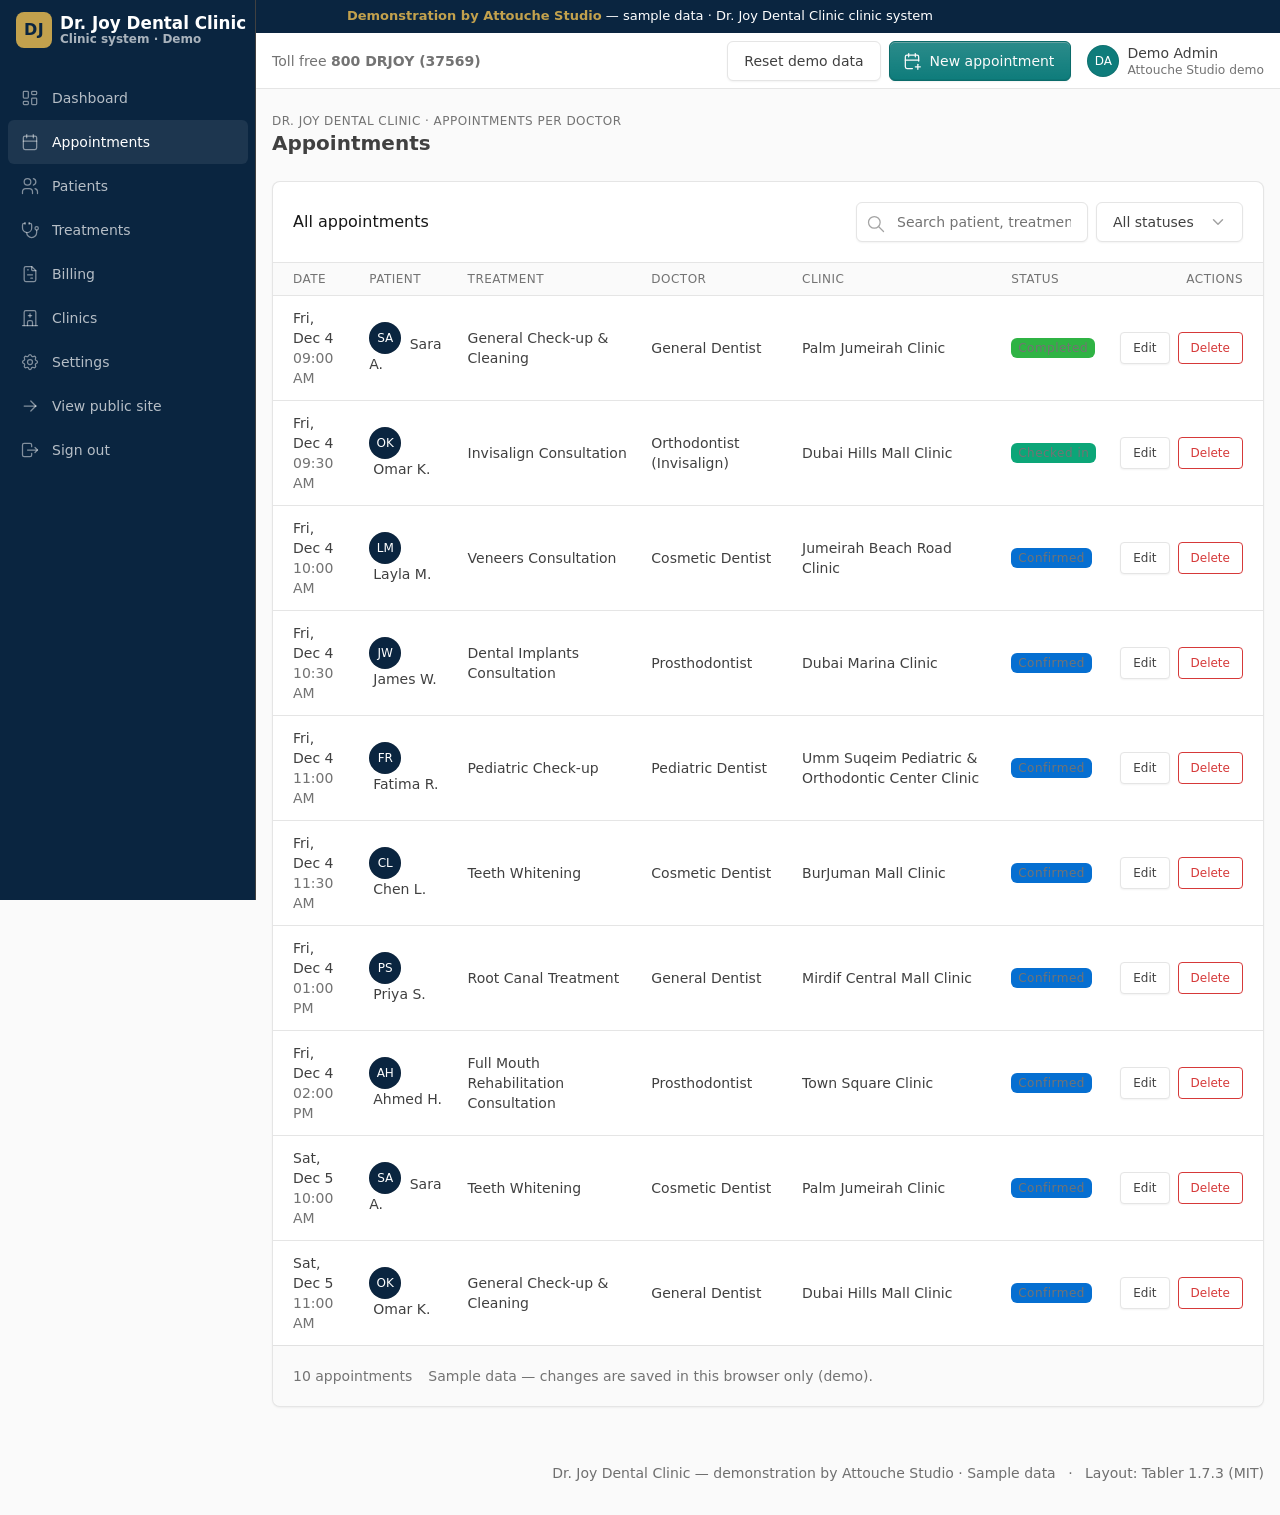
<file: admin/appointments.html>
<!doctype html>
<!-- Dr. Joy Dental Clinic — Appointments (Tabler datatables + form-layout adaptation). -->
<html lang="en">
<head>
<meta charset="utf-8"/>
<meta name="viewport" content="width=device-width, initial-scale=1, viewport-fit=cover"/>
<title>Appointments — Dr. Joy Dental Clinic · Demo</title>
<link href="../assets/vendor/tabler/css/tabler.min.css" rel="stylesheet"/>
<link href="../assets/css/demo.css" rel="stylesheet"/>
</head>
<body>
<div class="dj-demo-banner"><strong>Demonstration by Attouche Studio</strong> — sample data · Dr. Joy Dental Clinic clinic system</div>
<div class="page">
  <aside class="navbar navbar-vertical navbar-expand-lg" data-bs-theme="dark">
    <div class="container-fluid">
      <button class="navbar-toggler" type="button" data-bs-toggle="collapse" data-bs-target="#sidebar-menu" aria-controls="sidebar-menu" aria-expanded="false" aria-label="Toggle navigation">
        <span class="navbar-toggler-icon"></span>
      </button>
      <h1 class="navbar-brand navbar-brand-autodark">
        <a href="../index.html" class="d-flex align-items-center gap-2 text-decoration-none">
          <span class="dj-brand-mark">DJ</span>
          <span><span class="dj-brand-name d-block">Dr. Joy Dental Clinic</span><span class="dj-brand-sub d-block">Clinic system · Demo</span></span>
        </a>
      </h1>
      <div class="collapse navbar-collapse" id="sidebar-menu">
        <ul class="navbar-nav pt-lg-3">
          <li class="nav-item"><a class="nav-link" href="index.html"><span class="nav-link-icon" data-icon="layout-dashboard"></span><span class="nav-link-title">Dashboard</span></a></li>
          <li class="nav-item"><a class="nav-link active" href="appointments.html"><span class="nav-link-icon" data-icon="calendar"></span><span class="nav-link-title">Appointments</span></a></li>
          <li class="nav-item"><a class="nav-link" href="patients.html"><span class="nav-link-icon" data-icon="users"></span><span class="nav-link-title">Patients</span></a></li>
          <li class="nav-item"><a class="nav-link" href="treatments.html"><span class="nav-link-icon" data-icon="stethoscope"></span><span class="nav-link-title">Treatments</span></a></li>
          <li class="nav-item"><a class="nav-link" href="billing.html"><span class="nav-link-icon" data-icon="file-invoice"></span><span class="nav-link-title">Billing</span></a></li>
          <li class="nav-item"><a class="nav-link" href="../branches.html"><span class="nav-link-icon" data-icon="building-hospital"></span><span class="nav-link-title">Clinics</span></a></li>
          <li class="nav-item"><a class="nav-link" href="settings.html"><span class="nav-link-icon" data-icon="settings"></span><span class="nav-link-title">Settings</span></a></li>
          <li class="nav-item"><a class="nav-link" href="../index.html"><span class="nav-link-icon" data-icon="arrow-right"></span><span class="nav-link-title">View public site</span></a></li>
          <li class="nav-item"><a class="nav-link" href="../sign-in.html"><span class="nav-link-icon" data-icon="logout"></span><span class="nav-link-title">Sign out</span></a></li>
        </ul>
      </div>
    </div>
  </aside>
  <div class="page-wrapper">
    <header class="navbar navbar-expand-md d-print-none d-none d-lg-flex">
      <div class="container-xl">
        <div class="navbar-nav flex-row order-md-last">
          <div class="nav-item d-none d-md-flex me-3">
            <div class="btn-list">
              <a href="#" class="btn" id="reset-demo">Reset demo data</a>
              <button class="btn btn-primary" id="appt-add"><span data-icon="calendar-plus"></span> New appointment</button>
            </div>
          </div>
          <div class="nav-item dropdown">
            <a href="#" class="nav-link d-flex lh-1 text-reset p-0" data-bs-toggle="dropdown" aria-label="Open user menu">
              <span class="avatar avatar-sm" style="background-color:#0e7c7b;color:#fff">DA</span>
              <span class="d-none d-xl-block ps-2"><span>Demo Admin</span><span class="mt-1 small text-secondary d-block">Attouche Studio demo</span></span>
            </a>
              <div class="dropdown-menu dropdown-menu-end">
                <a class="dropdown-item" href="settings.html">Settings</a>
                <div class="dropdown-divider"></div>
                <a class="dropdown-item" href="../sign-in.html">Sign out</a>
              </div>
          </div>
        </div>
        <div class="me-auto"><span class="text-secondary">Toll free <strong>800 DRJOY (37569)</strong></span></div>
      </div>
    </header>
    <div class="page-header d-print-none">
      <div class="container-xl">
        <div class="row g-2 align-items-center">
          <div class="col">
            <div class="page-pretitle">Dr. Joy Dental Clinic · Appointments per doctor</div>
            <h2 class="page-title">Appointments</h2>
          </div>
          <div class="col-auto ms-auto d-print-none d-lg-none">
            <button class="btn btn-primary" onclick="document.getElementById('appt-add').click()">New appointment</button>
          </div>
        </div>
      </div>
    </div>
    <div class="page-body">
      <div class="container-xl">
        <div class="row row-cards">
          <div class="col-12">
            <div class="card">
              <div class="card-header">
                <h3 class="card-title">All appointments</h3>
                <div class="ms-auto d-flex gap-2">
                  <div class="input-icon">
                    <span class="input-icon-addon"><span data-icon="search"></span></span>
                    <input type="text" id="appt-search" class="form-control" placeholder="Search patient, treatment, clinic…"/>
                  </div>
                  <select class="form-select" id="appt-status" style="width:auto">
                    <option value="">All statuses</option>
                    <option>Confirmed</option>
                    <option>Checked in</option>
                    <option>Completed</option>
                    <option>Cancelled</option>
                  </select>
                </div>
              </div>
              <div class="table-responsive">
                <table class="table table-vcenter card-table">
                  <thead><tr><th>Date</th><th>Patient</th><th>Treatment</th><th>Doctor</th><th>Clinic</th><th>Status</th><th class="text-end">Actions</th></tr></thead>
                  <tbody id="appt-rows"></tbody>
                </table>
              </div>
              <div class="card-footer d-flex align-items-center">
                <span class="text-secondary" id="appt-count"></span>
                <span class="text-secondary ms-3">Sample data — changes are saved in this browser only (demo).</span>
              </div>
            </div>
          </div>
        </div>
      </div>
    </div>
    <footer class="footer footer-transparent d-print-none">
      <div class="container-xl">
        <div class="row text-center align-items-center flex-row-reverse">
          <div class="col-12 col-lg-auto mt-3 mt-lg-0">
            <ul class="list-inline list-inline-dots mb-0">
              <li class="list-inline-item">Dr. Joy Dental Clinic — demonstration by Attouche Studio · Sample data</li>
              <li class="list-inline-item">Layout: Tabler 1.7.3 (MIT)</li>
            </ul>
          </div>
        </div>
      </div>
    </footer>
  </div>
</div>

<div class="modal modal-blur fade" id="appt-modal" tabindex="-1" role="dialog" aria-hidden="true">
  <div class="modal-dialog modal-lg modal-dialog-centered" role="document">
    <div class="modal-content">
      <div class="modal-header">
        <h5 class="modal-title" id="appt-modal-title">New appointment</h5>
        <button type="button" class="btn-close" data-bs-dismiss="modal" aria-label="Close"></button>
      </div>
      <form id="appt-form">
        <div class="modal-body">
          <input type="hidden" id="f-id" value="0"/>
          <div class="row">
            <div class="col-md-6 mb-3">
              <label class="form-label">Patient</label>
              <select class="form-select" id="f-patient"></select>
            </div>
            <div class="col-md-6 mb-3">
              <label class="form-label">Treatment</label>
              <select class="form-select" id="f-treatment"></select>
            </div>
            <div class="col-md-6 mb-3">
              <label class="form-label">Doctor (speciality)</label>
              <select class="form-select" id="f-doctor"></select>
            </div>
            <div class="col-md-6 mb-3">
              <label class="form-label">Clinic</label>
              <select class="form-select" id="f-branch"></select>
            </div>
            <div class="col-md-4 mb-3">
              <label class="form-label">Date</label>
              <input type="date" class="form-control" id="f-date" required/>
            </div>
            <div class="col-md-4 mb-3">
              <label class="form-label">Time</label>
              <input type="time" class="form-control" id="f-time" required/>
            </div>
            <div class="col-md-4 mb-3">
              <label class="form-label">Status</label>
              <select class="form-select" id="f-status">
                <option>Confirmed</option>
                <option>Checked in</option>
                <option>Completed</option>
                <option>Cancelled</option>
              </select>
            </div>
          </div>
        </div>
        <div class="modal-footer">
          <button type="button" class="btn btn-link link-secondary" data-bs-dismiss="modal">Cancel</button>
          <button type="submit" class="btn btn-primary ms-auto">Save appointment</button>
        </div>
      </form>
    </div>
  </div>
</div>

<script src="../assets/vendor/tabler/js/tabler.min.js"></script>
<script src="../assets/js/icons.js"></script>
<script src="../assets/js/app.js"></script>
</body>
</html>
</file>
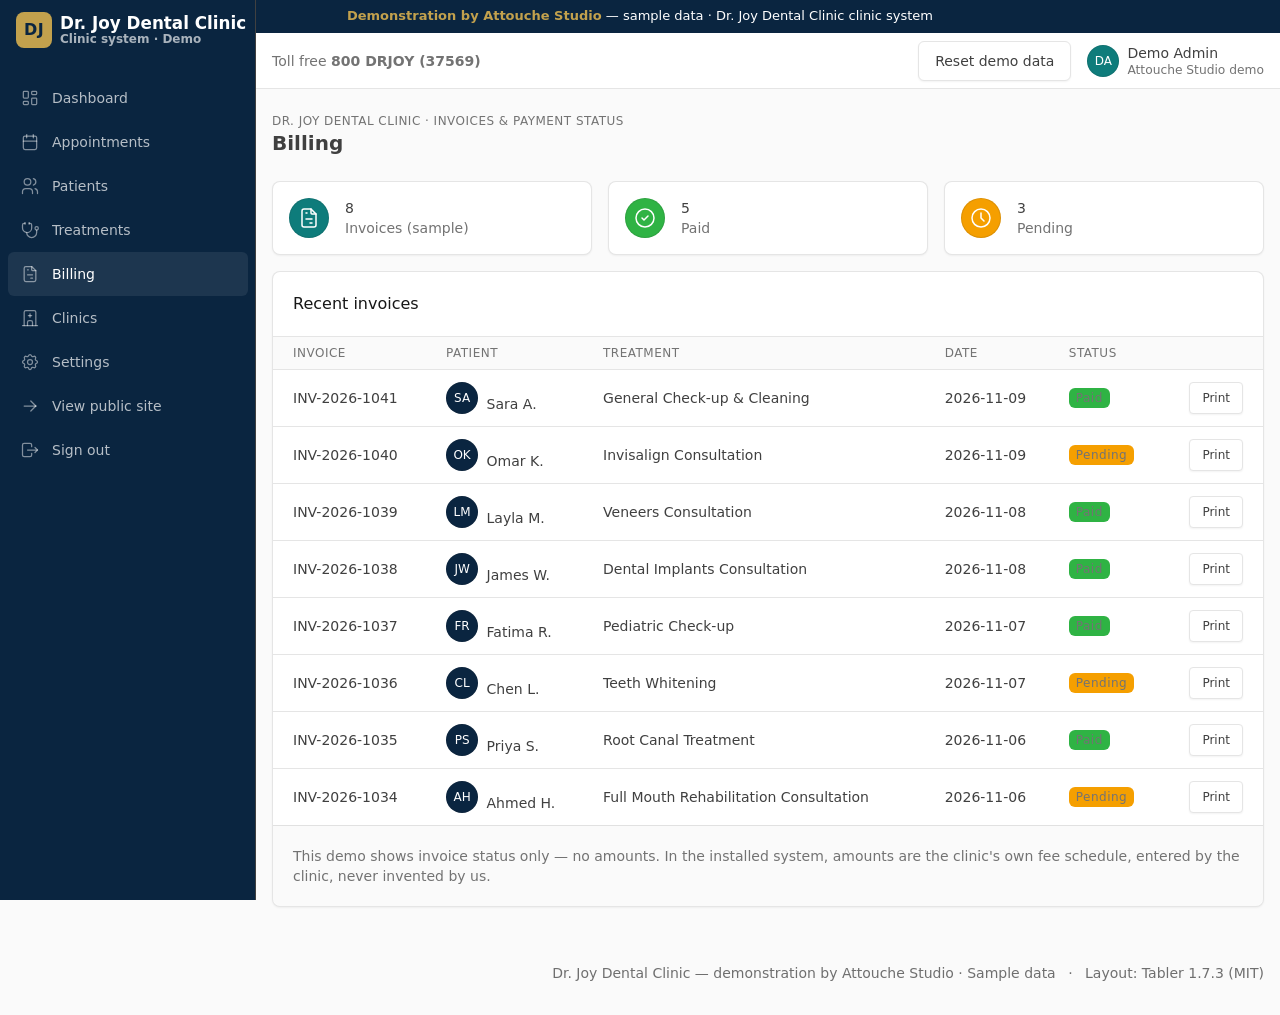
<file: admin/billing.html>
<!doctype html>
<!-- Dr. Joy Dental Clinic — Billing (Tabler invoice-table adaptation; status only, no prices). -->
<html lang="en">
<head>
<meta charset="utf-8"/>
<meta name="viewport" content="width=device-width, initial-scale=1, viewport-fit=cover"/>
<title>Billing — Dr. Joy Dental Clinic · Demo</title>
<link href="../assets/vendor/tabler/css/tabler.min.css" rel="stylesheet"/>
<link href="../assets/css/demo.css" rel="stylesheet"/>
</head>
<body>
<div class="dj-demo-banner"><strong>Demonstration by Attouche Studio</strong> — sample data · Dr. Joy Dental Clinic clinic system</div>
<div class="page">
  <aside class="navbar navbar-vertical navbar-expand-lg" data-bs-theme="dark">
    <div class="container-fluid">
      <button class="navbar-toggler" type="button" data-bs-toggle="collapse" data-bs-target="#sidebar-menu" aria-controls="sidebar-menu" aria-expanded="false" aria-label="Toggle navigation">
        <span class="navbar-toggler-icon"></span>
      </button>
      <h1 class="navbar-brand navbar-brand-autodark">
        <a href="../index.html" class="d-flex align-items-center gap-2 text-decoration-none">
          <span class="dj-brand-mark">DJ</span>
          <span><span class="dj-brand-name d-block">Dr. Joy Dental Clinic</span><span class="dj-brand-sub d-block">Clinic system · Demo</span></span>
        </a>
      </h1>
      <div class="collapse navbar-collapse" id="sidebar-menu">
        <ul class="navbar-nav pt-lg-3">
          <li class="nav-item"><a class="nav-link" href="index.html"><span class="nav-link-icon" data-icon="layout-dashboard"></span><span class="nav-link-title">Dashboard</span></a></li>
          <li class="nav-item"><a class="nav-link" href="appointments.html"><span class="nav-link-icon" data-icon="calendar"></span><span class="nav-link-title">Appointments</span></a></li>
          <li class="nav-item"><a class="nav-link" href="patients.html"><span class="nav-link-icon" data-icon="users"></span><span class="nav-link-title">Patients</span></a></li>
          <li class="nav-item"><a class="nav-link" href="treatments.html"><span class="nav-link-icon" data-icon="stethoscope"></span><span class="nav-link-title">Treatments</span></a></li>
          <li class="nav-item"><a class="nav-link active" href="billing.html"><span class="nav-link-icon" data-icon="file-invoice"></span><span class="nav-link-title">Billing</span></a></li>
          <li class="nav-item"><a class="nav-link" href="../branches.html"><span class="nav-link-icon" data-icon="building-hospital"></span><span class="nav-link-title">Clinics</span></a></li>
          <li class="nav-item"><a class="nav-link" href="settings.html"><span class="nav-link-icon" data-icon="settings"></span><span class="nav-link-title">Settings</span></a></li>
          <li class="nav-item"><a class="nav-link" href="../index.html"><span class="nav-link-icon" data-icon="arrow-right"></span><span class="nav-link-title">View public site</span></a></li>
          <li class="nav-item"><a class="nav-link" href="../sign-in.html"><span class="nav-link-icon" data-icon="logout"></span><span class="nav-link-title">Sign out</span></a></li>
        </ul>
      </div>
    </div>
  </aside>
  <div class="page-wrapper">
    <header class="navbar navbar-expand-md d-print-none d-none d-lg-flex">
      <div class="container-xl">
        <div class="navbar-nav flex-row order-md-last">
          <div class="nav-item d-none d-md-flex me-3">
            <div class="btn-list"><a href="#" class="btn" id="reset-demo">Reset demo data</a></div>
          </div>
          <div class="nav-item dropdown">
            <a href="#" class="nav-link d-flex lh-1 text-reset p-0" data-bs-toggle="dropdown" aria-label="Open user menu">
              <span class="avatar avatar-sm" style="background-color:#0e7c7b;color:#fff">DA</span>
              <span class="d-none d-xl-block ps-2"><span>Demo Admin</span><span class="mt-1 small text-secondary d-block">Attouche Studio demo</span></span>
            </a>
              <div class="dropdown-menu dropdown-menu-end">
                <a class="dropdown-item" href="settings.html">Settings</a>
                <div class="dropdown-divider"></div>
                <a class="dropdown-item" href="../sign-in.html">Sign out</a>
              </div>
          </div>
        </div>
        <div class="me-auto"><span class="text-secondary">Toll free <strong>800 DRJOY (37569)</strong></span></div>
      </div>
    </header>
    <div class="page-header d-print-none">
      <div class="container-xl">
        <div class="row g-2 align-items-center">
          <div class="col">
            <div class="page-pretitle">Dr. Joy Dental Clinic · Invoices &amp; payment status</div>
            <h2 class="page-title">Billing</h2>
          </div>
        </div>
      </div>
    </div>
    <div class="page-body">
      <div class="container-xl">
        <div class="row row-cards">
          <div class="col-sm-4">
            <div class="card card-sm"><div class="card-body"><div class="row align-items-center">
              <div class="col-auto"><span class="bg-primary text-white avatar"><span data-icon="file-invoice"></span></span></div>
              <div class="col"><div class="font-weight-medium" id="inv-total">–</div><div class="text-secondary">Invoices (sample)</div></div>
            </div></div></div>
          </div>
          <div class="col-sm-4">
            <div class="card card-sm"><div class="card-body"><div class="row align-items-center">
              <div class="col-auto"><span class="bg-green text-white avatar"><span data-icon="circle-check"></span></span></div>
              <div class="col"><div class="font-weight-medium" id="inv-paid">–</div><div class="text-secondary">Paid</div></div>
            </div></div></div>
          </div>
          <div class="col-sm-4">
            <div class="card card-sm"><div class="card-body"><div class="row align-items-center">
              <div class="col-auto"><span class="bg-yellow text-white avatar"><span data-icon="clock"></span></span></div>
              <div class="col"><div class="font-weight-medium" id="inv-pending">–</div><div class="text-secondary">Pending</div></div>
            </div></div></div>
          </div>
          <div class="col-12">
            <div class="card">
              <div class="card-header"><h3 class="card-title">Recent invoices</h3></div>
              <div class="table-responsive">
                <table class="table table-vcenter card-table">
                  <thead><tr><th>Invoice</th><th>Patient</th><th>Treatment</th><th>Date</th><th>Status</th><th class="text-end"></th></tr></thead>
                  <tbody id="invoice-rows"></tbody>
                </table>
              </div>
              <div class="card-footer">
                <span class="text-secondary">This demo shows invoice status only — no amounts. In the installed system, amounts are the clinic's own fee schedule, entered by the clinic, never invented by us.</span>
              </div>
            </div>
          </div>
        </div>
      </div>
    </div>
    <footer class="footer footer-transparent d-print-none">
      <div class="container-xl">
        <div class="row text-center align-items-center flex-row-reverse">
          <div class="col-12 col-lg-auto mt-3 mt-lg-0">
            <ul class="list-inline list-inline-dots mb-0">
              <li class="list-inline-item">Dr. Joy Dental Clinic — demonstration by Attouche Studio · Sample data</li>
              <li class="list-inline-item">Layout: Tabler 1.7.3 (MIT)</li>
            </ul>
          </div>
        </div>
      </div>
    </footer>
  </div>
</div>
<script src="../assets/vendor/tabler/js/tabler.min.js"></script>
<script src="../assets/js/icons.js"></script>
<script src="../assets/js/app.js"></script>
</body>
</html>
</file>
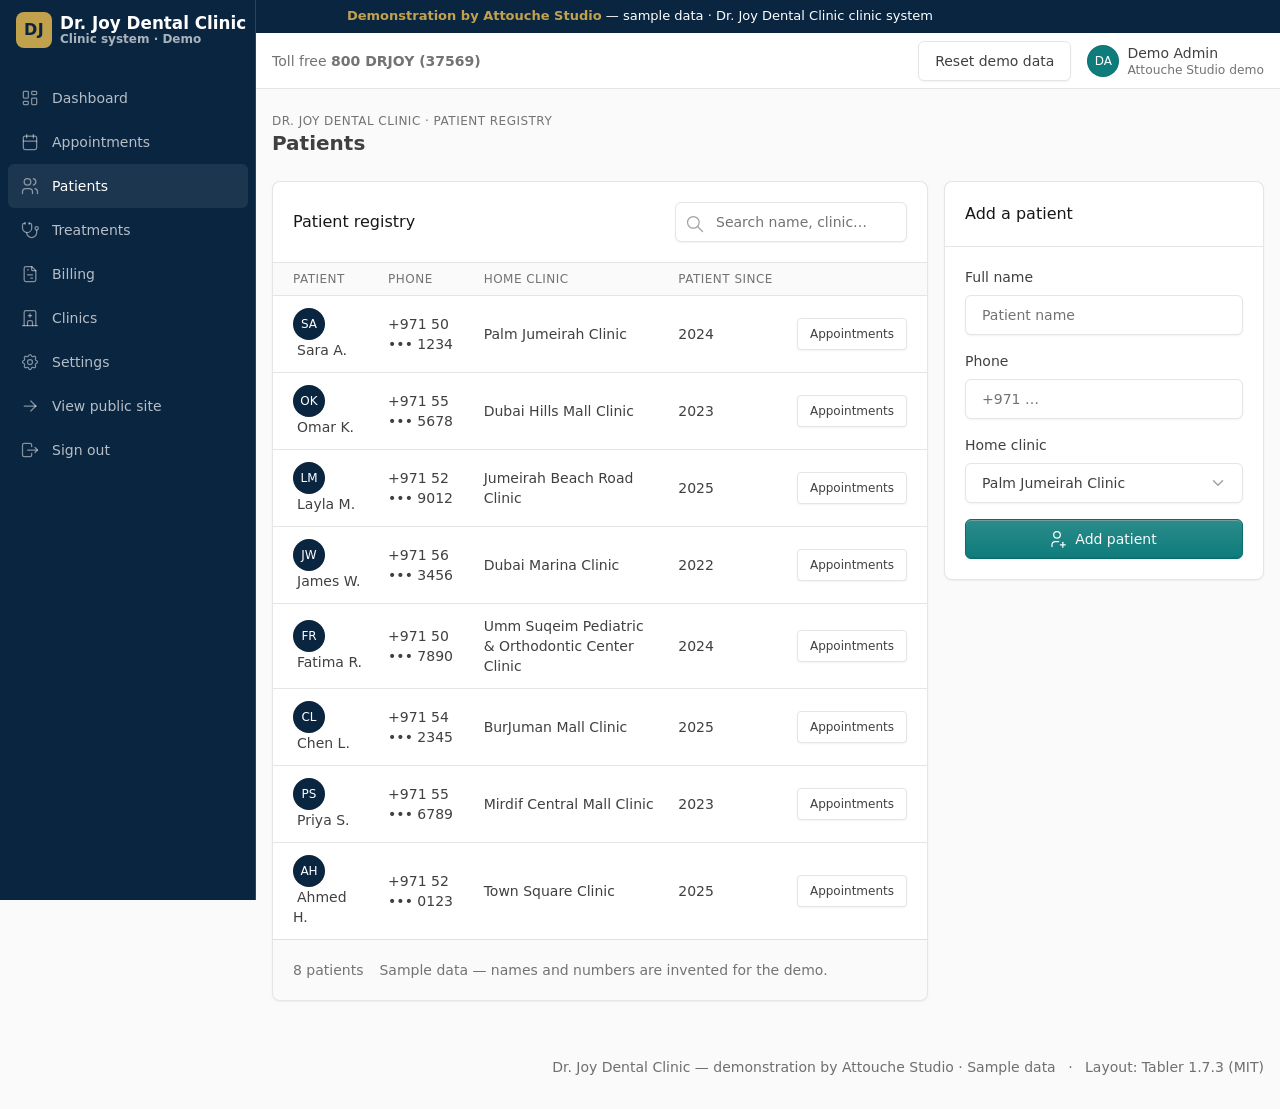
<file: admin/patients.html>
<!doctype html>
<!-- Dr. Joy Dental Clinic — Patients (Tabler users/lists adaptation). -->
<html lang="en">
<head>
<meta charset="utf-8"/>
<meta name="viewport" content="width=device-width, initial-scale=1, viewport-fit=cover"/>
<title>Patients — Dr. Joy Dental Clinic · Demo</title>
<link href="../assets/vendor/tabler/css/tabler.min.css" rel="stylesheet"/>
<link href="../assets/css/demo.css" rel="stylesheet"/>
</head>
<body>
<div class="dj-demo-banner"><strong>Demonstration by Attouche Studio</strong> — sample data · Dr. Joy Dental Clinic clinic system</div>
<div class="page">
  <aside class="navbar navbar-vertical navbar-expand-lg" data-bs-theme="dark">
    <div class="container-fluid">
      <button class="navbar-toggler" type="button" data-bs-toggle="collapse" data-bs-target="#sidebar-menu" aria-controls="sidebar-menu" aria-expanded="false" aria-label="Toggle navigation">
        <span class="navbar-toggler-icon"></span>
      </button>
      <h1 class="navbar-brand navbar-brand-autodark">
        <a href="../index.html" class="d-flex align-items-center gap-2 text-decoration-none">
          <span class="dj-brand-mark">DJ</span>
          <span><span class="dj-brand-name d-block">Dr. Joy Dental Clinic</span><span class="dj-brand-sub d-block">Clinic system · Demo</span></span>
        </a>
      </h1>
      <div class="collapse navbar-collapse" id="sidebar-menu">
        <ul class="navbar-nav pt-lg-3">
          <li class="nav-item"><a class="nav-link" href="index.html"><span class="nav-link-icon" data-icon="layout-dashboard"></span><span class="nav-link-title">Dashboard</span></a></li>
          <li class="nav-item"><a class="nav-link" href="appointments.html"><span class="nav-link-icon" data-icon="calendar"></span><span class="nav-link-title">Appointments</span></a></li>
          <li class="nav-item"><a class="nav-link active" href="patients.html"><span class="nav-link-icon" data-icon="users"></span><span class="nav-link-title">Patients</span></a></li>
          <li class="nav-item"><a class="nav-link" href="treatments.html"><span class="nav-link-icon" data-icon="stethoscope"></span><span class="nav-link-title">Treatments</span></a></li>
          <li class="nav-item"><a class="nav-link" href="billing.html"><span class="nav-link-icon" data-icon="file-invoice"></span><span class="nav-link-title">Billing</span></a></li>
          <li class="nav-item"><a class="nav-link" href="../branches.html"><span class="nav-link-icon" data-icon="building-hospital"></span><span class="nav-link-title">Clinics</span></a></li>
          <li class="nav-item"><a class="nav-link" href="settings.html"><span class="nav-link-icon" data-icon="settings"></span><span class="nav-link-title">Settings</span></a></li>
          <li class="nav-item"><a class="nav-link" href="../index.html"><span class="nav-link-icon" data-icon="arrow-right"></span><span class="nav-link-title">View public site</span></a></li>
          <li class="nav-item"><a class="nav-link" href="../sign-in.html"><span class="nav-link-icon" data-icon="logout"></span><span class="nav-link-title">Sign out</span></a></li>
        </ul>
      </div>
    </div>
  </aside>
  <div class="page-wrapper">
    <header class="navbar navbar-expand-md d-print-none d-none d-lg-flex">
      <div class="container-xl">
        <div class="navbar-nav flex-row order-md-last">
          <div class="nav-item d-none d-md-flex me-3">
            <div class="btn-list"><a href="#" class="btn" id="reset-demo">Reset demo data</a></div>
          </div>
          <div class="nav-item dropdown">
            <a href="#" class="nav-link d-flex lh-1 text-reset p-0" data-bs-toggle="dropdown" aria-label="Open user menu">
              <span class="avatar avatar-sm" style="background-color:#0e7c7b;color:#fff">DA</span>
              <span class="d-none d-xl-block ps-2"><span>Demo Admin</span><span class="mt-1 small text-secondary d-block">Attouche Studio demo</span></span>
            </a>
              <div class="dropdown-menu dropdown-menu-end">
                <a class="dropdown-item" href="settings.html">Settings</a>
                <div class="dropdown-divider"></div>
                <a class="dropdown-item" href="../sign-in.html">Sign out</a>
              </div>
          </div>
        </div>
        <div class="me-auto"><span class="text-secondary">Toll free <strong>800 DRJOY (37569)</strong></span></div>
      </div>
    </header>
    <div class="page-header d-print-none">
      <div class="container-xl">
        <div class="row g-2 align-items-center">
          <div class="col">
            <div class="page-pretitle">Dr. Joy Dental Clinic · Patient registry</div>
            <h2 class="page-title">Patients</h2>
          </div>
        </div>
      </div>
    </div>
    <div class="page-body">
      <div class="container-xl">
        <div class="row row-cards">
          <div class="col-lg-8">
            <div class="card">
              <div class="card-header">
                <h3 class="card-title">Patient registry</h3>
                <div class="ms-auto">
                  <div class="input-icon">
                    <span class="input-icon-addon"><span data-icon="search"></span></span>
                    <input type="text" id="patient-search" class="form-control" placeholder="Search name, clinic…"/>
                  </div>
                </div>
              </div>
              <div class="table-responsive">
                <table class="table table-vcenter card-table">
                  <thead><tr><th>Patient</th><th>Phone</th><th>Home clinic</th><th>Patient since</th><th class="text-end"></th></tr></thead>
                  <tbody id="patient-rows"></tbody>
                </table>
              </div>
              <div class="card-footer"><span class="text-secondary" id="patient-count"></span><span class="text-secondary ms-3">Sample data — names and numbers are invented for the demo.</span></div>
            </div>
          </div>
          <div class="col-lg-4">
            <div class="card">
              <div class="card-header"><h3 class="card-title">Add a patient</h3></div>
              <div class="card-body">
                <form id="patient-form">
                  <div class="mb-3">
                    <label class="form-label">Full name</label>
                    <input type="text" class="form-control" id="p-name" placeholder="Patient name" required/>
                  </div>
                  <div class="mb-3">
                    <label class="form-label">Phone</label>
                    <input type="tel" class="form-control" id="p-phone" placeholder="+971 …"/>
                  </div>
                  <div class="mb-3">
                    <label class="form-label">Home clinic</label>
                    <select class="form-select" id="p-branch"></select>
                  </div>
                  <button type="submit" class="btn btn-primary w-100"><span data-icon="user-plus"></span> Add patient</button>
                </form>
              </div>
            </div>
          </div>
        </div>
      </div>
    </div>
    <footer class="footer footer-transparent d-print-none">
      <div class="container-xl">
        <div class="row text-center align-items-center flex-row-reverse">
          <div class="col-12 col-lg-auto mt-3 mt-lg-0">
            <ul class="list-inline list-inline-dots mb-0">
              <li class="list-inline-item">Dr. Joy Dental Clinic — demonstration by Attouche Studio · Sample data</li>
              <li class="list-inline-item">Layout: Tabler 1.7.3 (MIT)</li>
            </ul>
          </div>
        </div>
      </div>
    </footer>
  </div>
</div>
<script src="../assets/vendor/tabler/js/tabler.min.js"></script>
<script src="../assets/js/icons.js"></script>
<script src="../assets/js/app.js"></script>
</body>
</html>
</file>
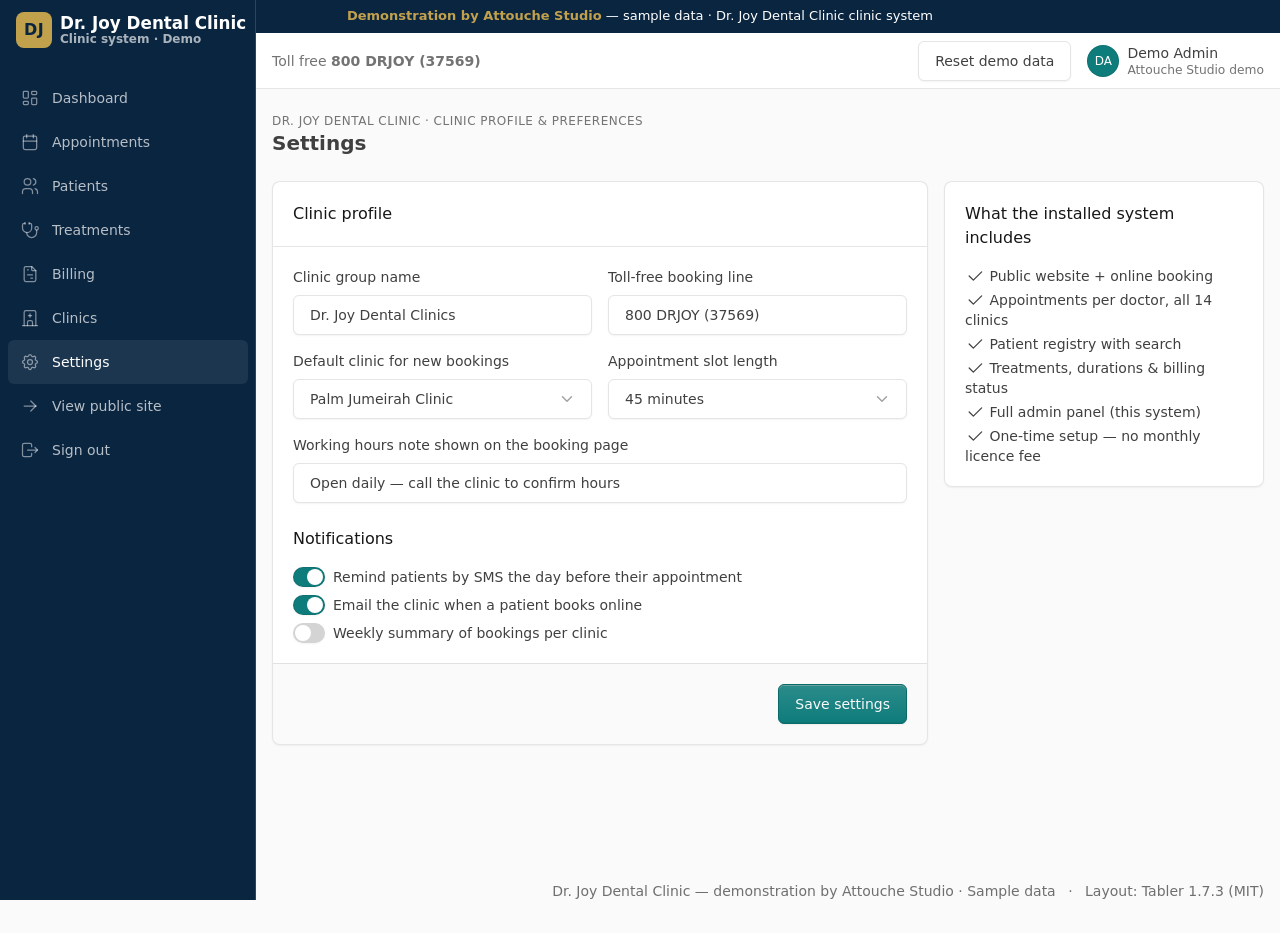
<file: admin/settings.html>
<!doctype html>
<!-- Dr. Joy Dental Clinic — Settings (Tabler settings/form adaptation). -->
<html lang="en">
<head>
<meta charset="utf-8"/>
<meta name="viewport" content="width=device-width, initial-scale=1, viewport-fit=cover"/>
<title>Settings — Dr. Joy Dental Clinic · Demo</title>
<link href="../assets/vendor/tabler/css/tabler.min.css" rel="stylesheet"/>
<link href="../assets/css/demo.css" rel="stylesheet"/>
</head>
<body>
<div class="dj-demo-banner"><strong>Demonstration by Attouche Studio</strong> — sample data · Dr. Joy Dental Clinic clinic system</div>
<div class="page">
  <aside class="navbar navbar-vertical navbar-expand-lg" data-bs-theme="dark">
    <div class="container-fluid">
      <button class="navbar-toggler" type="button" data-bs-toggle="collapse" data-bs-target="#sidebar-menu" aria-controls="sidebar-menu" aria-expanded="false" aria-label="Toggle navigation">
        <span class="navbar-toggler-icon"></span>
      </button>
      <h1 class="navbar-brand navbar-brand-autodark">
        <a href="../index.html" class="d-flex align-items-center gap-2 text-decoration-none">
          <span class="dj-brand-mark">DJ</span>
          <span><span class="dj-brand-name d-block">Dr. Joy Dental Clinic</span><span class="dj-brand-sub d-block">Clinic system · Demo</span></span>
        </a>
      </h1>
      <div class="collapse navbar-collapse" id="sidebar-menu">
        <ul class="navbar-nav pt-lg-3">
          <li class="nav-item"><a class="nav-link" href="index.html"><span class="nav-link-icon" data-icon="layout-dashboard"></span><span class="nav-link-title">Dashboard</span></a></li>
          <li class="nav-item"><a class="nav-link" href="appointments.html"><span class="nav-link-icon" data-icon="calendar"></span><span class="nav-link-title">Appointments</span></a></li>
          <li class="nav-item"><a class="nav-link" href="patients.html"><span class="nav-link-icon" data-icon="users"></span><span class="nav-link-title">Patients</span></a></li>
          <li class="nav-item"><a class="nav-link" href="treatments.html"><span class="nav-link-icon" data-icon="stethoscope"></span><span class="nav-link-title">Treatments</span></a></li>
          <li class="nav-item"><a class="nav-link" href="billing.html"><span class="nav-link-icon" data-icon="file-invoice"></span><span class="nav-link-title">Billing</span></a></li>
          <li class="nav-item"><a class="nav-link" href="../branches.html"><span class="nav-link-icon" data-icon="building-hospital"></span><span class="nav-link-title">Clinics</span></a></li>
          <li class="nav-item"><a class="nav-link active" href="settings.html"><span class="nav-link-icon" data-icon="settings"></span><span class="nav-link-title">Settings</span></a></li>
          <li class="nav-item"><a class="nav-link" href="../index.html"><span class="nav-link-icon" data-icon="arrow-right"></span><span class="nav-link-title">View public site</span></a></li>
          <li class="nav-item"><a class="nav-link" href="../sign-in.html"><span class="nav-link-icon" data-icon="logout"></span><span class="nav-link-title">Sign out</span></a></li>
        </ul>
      </div>
    </div>
  </aside>
  <div class="page-wrapper">
    <header class="navbar navbar-expand-md d-print-none d-none d-lg-flex">
      <div class="container-xl">
        <div class="navbar-nav flex-row order-md-last">
          <div class="nav-item d-none d-md-flex me-3">
            <div class="btn-list"><a href="#" class="btn" id="reset-demo">Reset demo data</a></div>
          </div>
          <div class="nav-item dropdown">
            <a href="#" class="nav-link d-flex lh-1 text-reset p-0" data-bs-toggle="dropdown" aria-label="Open user menu">
              <span class="avatar avatar-sm" style="background-color:#0e7c7b;color:#fff">DA</span>
              <span class="d-none d-xl-block ps-2"><span>Demo Admin</span><span class="mt-1 small text-secondary d-block">Attouche Studio demo</span></span>
            </a>
              <div class="dropdown-menu dropdown-menu-end">
                <a class="dropdown-item" href="settings.html">Settings</a>
                <div class="dropdown-divider"></div>
                <a class="dropdown-item" href="../sign-in.html">Sign out</a>
              </div>
          </div>
        </div>
        <div class="me-auto"><span class="text-secondary">Toll free <strong>800 DRJOY (37569)</strong></span></div>
      </div>
    </header>
    <div class="page-header d-print-none">
      <div class="container-xl">
        <div class="row g-2 align-items-center">
          <div class="col">
            <div class="page-pretitle">Dr. Joy Dental Clinic · Clinic profile &amp; preferences</div>
            <h2 class="page-title">Settings</h2>
          </div>
        </div>
      </div>
    </div>
    <div class="page-body">
      <div class="container-xl">
        <div class="row row-cards">
          <div class="col-lg-8">
            <form class="card" id="settings-form">
              <div class="card-header"><h3 class="card-title">Clinic profile</h3></div>
              <div class="card-body">
                <div class="alert alert-info d-none" id="settings-saved" role="alert">Settings saved (demo) — in the installed system these are stored for all 14 clinics.</div>
                <div class="row">
                  <div class="col-md-6 mb-3">
                    <label class="form-label">Clinic group name</label>
                    <input type="text" class="form-control" value="Dr. Joy Dental Clinics"/>
                  </div>
                  <div class="col-md-6 mb-3">
                    <label class="form-label">Toll-free booking line</label>
                    <input type="text" class="form-control" value="800 DRJOY (37569)"/>
                  </div>
                  <div class="col-md-6 mb-3">
                    <label class="form-label">Default clinic for new bookings</label>
                    <select class="form-select"><option>Palm Jumeirah Clinic</option><option>Jumeirah Beach Road Clinic</option><option>Dubai Marina Clinic</option><option>Dubai Hills Mall Clinic</option></select>
                  </div>
                  <div class="col-md-6 mb-3">
                    <label class="form-label">Appointment slot length</label>
                    <select class="form-select"><option>30 minutes</option><option selected>45 minutes</option><option>60 minutes</option></select>
                  </div>
                  <div class="col-12 mb-3">
                    <label class="form-label">Working hours note shown on the booking page</label>
                    <input type="text" class="form-control" value="Open daily — call the clinic to confirm hours"/>
                  </div>
                </div>
                <h3 class="card-title mt-2">Notifications</h3>
                <label class="form-check form-switch mb-2">
                  <input class="form-check-input" type="checkbox" checked/>
                  <span class="form-check-label">Remind patients by SMS the day before their appointment</span>
                </label>
                <label class="form-check form-switch mb-2">
                  <input class="form-check-input" type="checkbox" checked/>
                  <span class="form-check-label">Email the clinic when a patient books online</span>
                </label>
                <label class="form-check form-switch">
                  <input class="form-check-input" type="checkbox"/>
                  <span class="form-check-label">Weekly summary of bookings per clinic</span>
                </label>
              </div>
              <div class="card-footer d-flex justify-content-end">
                <button type="submit" class="btn btn-primary">Save settings</button>
              </div>
            </form>
          </div>
          <div class="col-lg-4">
            <div class="card">
              <div class="card-body">
                <h3 class="card-title">What the installed system includes</h3>
                <ul class="list-unstyled mb-0">
                  <li class="mb-1"><span data-icon="check"></span> Public website + online booking</li>
                  <li class="mb-1"><span data-icon="check"></span> Appointments per doctor, all 14 clinics</li>
                  <li class="mb-1"><span data-icon="check"></span> Patient registry with search</li>
                  <li class="mb-1"><span data-icon="check"></span> Treatments, durations &amp; billing status</li>
                  <li class="mb-1"><span data-icon="check"></span> Full admin panel (this system)</li>
                  <li><span data-icon="check"></span> One-time setup — no monthly licence fee</li>
                </ul>
              </div>
            </div>
          </div>
        </div>
      </div>
    </div>
    <footer class="footer footer-transparent d-print-none">
      <div class="container-xl">
        <div class="row text-center align-items-center flex-row-reverse">
          <div class="col-12 col-lg-auto mt-3 mt-lg-0">
            <ul class="list-inline list-inline-dots mb-0">
              <li class="list-inline-item">Dr. Joy Dental Clinic — demonstration by Attouche Studio · Sample data</li>
              <li class="list-inline-item">Layout: Tabler 1.7.3 (MIT)</li>
            </ul>
          </div>
        </div>
      </div>
    </footer>
  </div>
</div>
<script src="../assets/vendor/tabler/js/tabler.min.js"></script>
<script src="../assets/js/icons.js"></script>
<script src="../assets/js/app.js"></script>
<script>
document.getElementById('settings-form').addEventListener('submit', function (e) {
  e.preventDefault();
  document.getElementById('settings-saved').classList.remove('d-none');
});
</script>
</body>
</html>
</file>
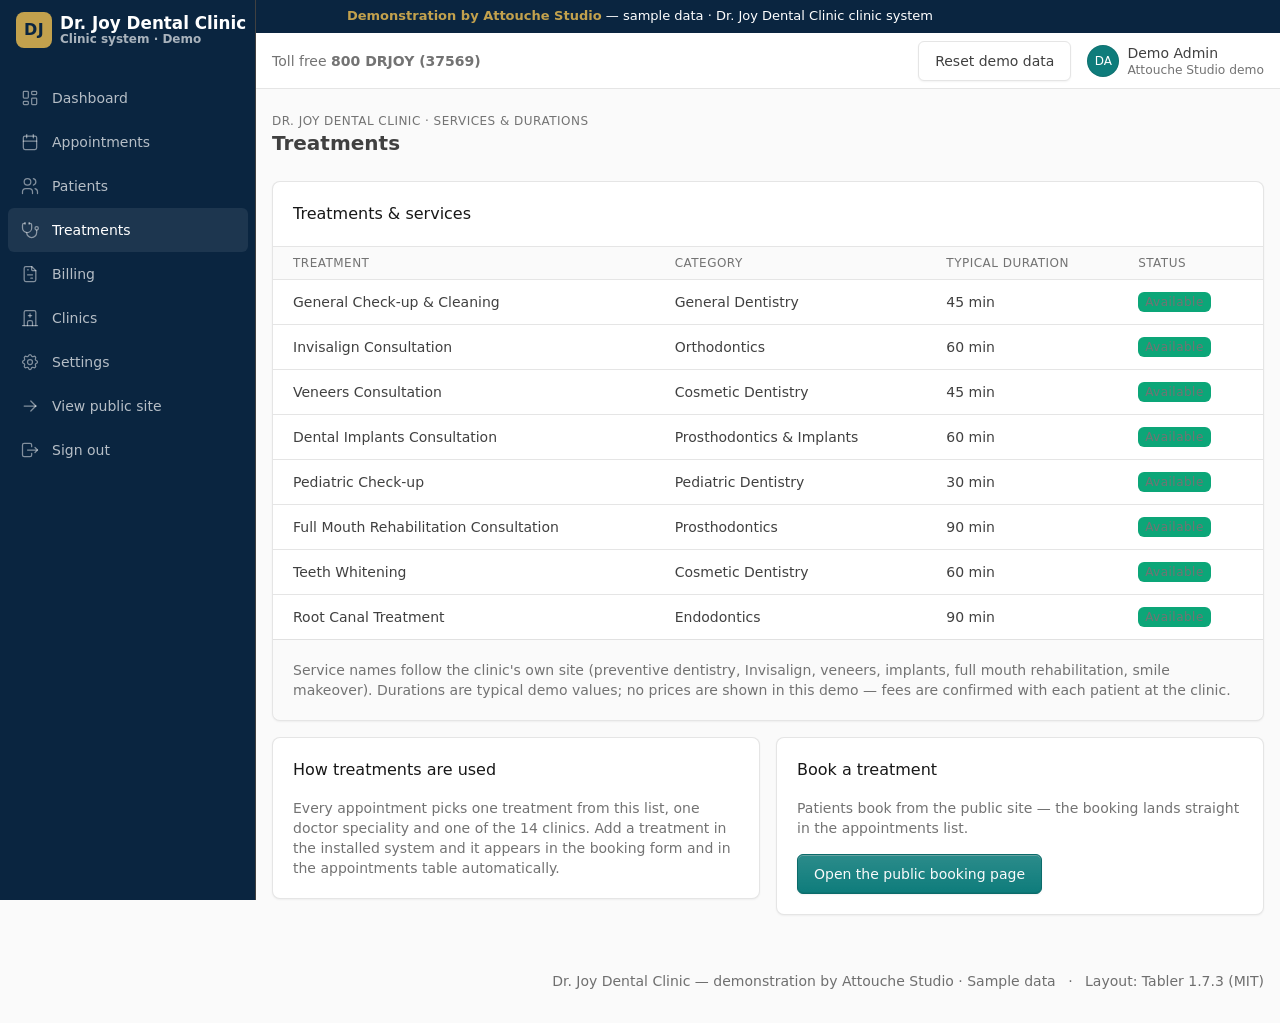
<file: admin/treatments.html>
<!doctype html>
<!-- Dr. Joy Dental Clinic — Treatments (Tabler tables adaptation). -->
<html lang="en">
<head>
<meta charset="utf-8"/>
<meta name="viewport" content="width=device-width, initial-scale=1, viewport-fit=cover"/>
<title>Treatments — Dr. Joy Dental Clinic · Demo</title>
<link href="../assets/vendor/tabler/css/tabler.min.css" rel="stylesheet"/>
<link href="../assets/css/demo.css" rel="stylesheet"/>
</head>
<body>
<div class="dj-demo-banner"><strong>Demonstration by Attouche Studio</strong> — sample data · Dr. Joy Dental Clinic clinic system</div>
<div class="page">
  <aside class="navbar navbar-vertical navbar-expand-lg" data-bs-theme="dark">
    <div class="container-fluid">
      <button class="navbar-toggler" type="button" data-bs-toggle="collapse" data-bs-target="#sidebar-menu" aria-controls="sidebar-menu" aria-expanded="false" aria-label="Toggle navigation">
        <span class="navbar-toggler-icon"></span>
      </button>
      <h1 class="navbar-brand navbar-brand-autodark">
        <a href="../index.html" class="d-flex align-items-center gap-2 text-decoration-none">
          <span class="dj-brand-mark">DJ</span>
          <span><span class="dj-brand-name d-block">Dr. Joy Dental Clinic</span><span class="dj-brand-sub d-block">Clinic system · Demo</span></span>
        </a>
      </h1>
      <div class="collapse navbar-collapse" id="sidebar-menu">
        <ul class="navbar-nav pt-lg-3">
          <li class="nav-item"><a class="nav-link" href="index.html"><span class="nav-link-icon" data-icon="layout-dashboard"></span><span class="nav-link-title">Dashboard</span></a></li>
          <li class="nav-item"><a class="nav-link" href="appointments.html"><span class="nav-link-icon" data-icon="calendar"></span><span class="nav-link-title">Appointments</span></a></li>
          <li class="nav-item"><a class="nav-link" href="patients.html"><span class="nav-link-icon" data-icon="users"></span><span class="nav-link-title">Patients</span></a></li>
          <li class="nav-item"><a class="nav-link active" href="treatments.html"><span class="nav-link-icon" data-icon="stethoscope"></span><span class="nav-link-title">Treatments</span></a></li>
          <li class="nav-item"><a class="nav-link" href="billing.html"><span class="nav-link-icon" data-icon="file-invoice"></span><span class="nav-link-title">Billing</span></a></li>
          <li class="nav-item"><a class="nav-link" href="../branches.html"><span class="nav-link-icon" data-icon="building-hospital"></span><span class="nav-link-title">Clinics</span></a></li>
          <li class="nav-item"><a class="nav-link" href="settings.html"><span class="nav-link-icon" data-icon="settings"></span><span class="nav-link-title">Settings</span></a></li>
          <li class="nav-item"><a class="nav-link" href="../index.html"><span class="nav-link-icon" data-icon="arrow-right"></span><span class="nav-link-title">View public site</span></a></li>
          <li class="nav-item"><a class="nav-link" href="../sign-in.html"><span class="nav-link-icon" data-icon="logout"></span><span class="nav-link-title">Sign out</span></a></li>
        </ul>
      </div>
    </div>
  </aside>
  <div class="page-wrapper">
    <header class="navbar navbar-expand-md d-print-none d-none d-lg-flex">
      <div class="container-xl">
        <div class="navbar-nav flex-row order-md-last">
          <div class="nav-item d-none d-md-flex me-3">
            <div class="btn-list"><a href="#" class="btn" id="reset-demo">Reset demo data</a></div>
          </div>
          <div class="nav-item dropdown">
            <a href="#" class="nav-link d-flex lh-1 text-reset p-0" data-bs-toggle="dropdown" aria-label="Open user menu">
              <span class="avatar avatar-sm" style="background-color:#0e7c7b;color:#fff">DA</span>
              <span class="d-none d-xl-block ps-2"><span>Demo Admin</span><span class="mt-1 small text-secondary d-block">Attouche Studio demo</span></span>
            </a>
              <div class="dropdown-menu dropdown-menu-end">
                <a class="dropdown-item" href="settings.html">Settings</a>
                <div class="dropdown-divider"></div>
                <a class="dropdown-item" href="../sign-in.html">Sign out</a>
              </div>
          </div>
        </div>
        <div class="me-auto"><span class="text-secondary">Toll free <strong>800 DRJOY (37569)</strong></span></div>
      </div>
    </header>
    <div class="page-header d-print-none">
      <div class="container-xl">
        <div class="row g-2 align-items-center">
          <div class="col">
            <div class="page-pretitle">Dr. Joy Dental Clinic · Services &amp; durations</div>
            <h2 class="page-title">Treatments</h2>
          </div>
        </div>
      </div>
    </div>
    <div class="page-body">
      <div class="container-xl">
        <div class="row row-cards">
          <div class="col-12">
            <div class="card">
              <div class="card-header"><h3 class="card-title">Treatments &amp; services</h3></div>
              <div class="table-responsive">
                <table class="table table-vcenter card-table">
                  <thead><tr><th>Treatment</th><th>Category</th><th>Typical duration</th><th>Status</th></tr></thead>
                  <tbody id="treatment-rows"></tbody>
                </table>
              </div>
              <div class="card-footer">
                <span class="text-secondary">Service names follow the clinic's own site (preventive dentistry, Invisalign, veneers, implants, full mouth rehabilitation, smile makeover). Durations are typical demo values; no prices are shown in this demo — fees are confirmed with each patient at the clinic.</span>
              </div>
            </div>
          </div>
          <div class="col-lg-6">
            <div class="card">
              <div class="card-body">
                <h3 class="card-title">How treatments are used</h3>
                <p class="text-secondary mb-0">Every appointment picks one treatment from this list, one doctor speciality and one of the 14 clinics. Add a treatment in the installed system and it appears in the booking form and in the appointments table automatically.</p>
              </div>
            </div>
          </div>
          <div class="col-lg-6">
            <div class="card">
              <div class="card-body">
                <h3 class="card-title">Book a treatment</h3>
                <p class="text-secondary">Patients book from the public site — the booking lands straight in the appointments list.</p>
                <a href="../book.html" class="btn btn-primary">Open the public booking page</a>
              </div>
            </div>
          </div>
        </div>
      </div>
    </div>
    <footer class="footer footer-transparent d-print-none">
      <div class="container-xl">
        <div class="row text-center align-items-center flex-row-reverse">
          <div class="col-12 col-lg-auto mt-3 mt-lg-0">
            <ul class="list-inline list-inline-dots mb-0">
              <li class="list-inline-item">Dr. Joy Dental Clinic — demonstration by Attouche Studio · Sample data</li>
              <li class="list-inline-item">Layout: Tabler 1.7.3 (MIT)</li>
            </ul>
          </div>
        </div>
      </div>
    </footer>
  </div>
</div>
<script src="../assets/vendor/tabler/js/tabler.min.js"></script>
<script src="../assets/js/icons.js"></script>
<script src="../assets/js/app.js"></script>
</body>
</html>
</file>
<file: assets/css/demo.css>
/* Dr. Joy rebuild — re-skin on Tabler 1.7.3 (MIT).
   Palette is Dr. Joy content data (navy #0A2540 / teal #0E7C7B / gold #C2A14D,
   from the v1 brief); every layout/spacing/component rule is Tabler's own. */
:root {
  --tblr-primary: #0e7c7b;
  --tblr-primary-rgb: 14, 124, 123;
  --tblr-link-color: #0e7c7b;
  --tblr-link-hover-color: #0a5e5d;
  --dj-navy: #0a2540;
  --dj-teal: #0e7c7b;
  --dj-gold: #c2a14d;
}

/* Navy sidebar (Tabler's vertical navbar, dark theme) */
.navbar-vertical[data-bs-theme="dark"] {
  background-color: var(--dj-navy);
}
.navbar-vertical[data-bs-theme="dark"] .nav-link.active {
  background-color: rgba(255, 255, 255, 0.08);
  color: #fff;
}
.navbar-vertical[data-bs-theme="dark"] .nav-link:hover {
  color: #fff;
}

/* Brand mark: navy rounded square, gold initials — no invented logo art */
.dj-brand-mark {
  display: inline-flex;
  align-items: center;
  justify-content: center;
  width: 2.25rem;
  height: 2.25rem;
  border-radius: 0.5rem;
  background: var(--dj-gold);
  color: var(--dj-navy);
  font-weight: 700;
  font-size: 1rem;
  letter-spacing: 0.02em;
  flex-shrink: 0;
}
.dj-brand-name {
  color: #fff;
  font-weight: 700;
  font-size: 1.05rem;
  line-height: 1.1;
}
.dj-brand-sub {
  color: rgba(255, 255, 255, 0.65);
  font-size: 0.75rem;
  line-height: 1.1;
}
/* Brand on the light public navbar */
.dj-brand-on-light .dj-brand-name { color: var(--dj-navy); }
.dj-brand-on-light .dj-brand-sub { color: var(--tblr-secondary); }

/* Gold accent utilities */
.text-gold { color: var(--dj-gold) !important; }
.bg-gold { background-color: var(--dj-gold) !important; }
.border-gold { border-color: var(--dj-gold) !important; }
.btn-gold {
  --bs-btn-bg: var(--dj-gold);
  --bs-btn-border-color: var(--dj-gold);
  --bs-btn-hover-bg: #a9883c;
  --bs-btn-hover-border-color: #a9883c;
  --bs-btn-color: #0a2540;
  --bs-btn-hover-color: #0a2540;
}

/* Demo banner — present on every page, as in v1 */
.dj-demo-banner {
  background: var(--dj-navy);
  color: #fff;
  font-size: 0.8125rem;
  padding: 0.45rem 0;
  text-align: center;
}
.dj-demo-banner strong { color: var(--dj-gold); }

/* Public hero (Tabler card + navbar components only) */
.dj-hero {
  background: linear-gradient(135deg, #0a2540 0%, #0e3a3a 60%, #0e7c7b 100%);
  color: #fff;
  border-radius: var(--tblr-border-radius-lg);
}
.dj-hero .lead { color: rgba(255, 255, 255, 0.85); }
.dj-stat-num {
  font-size: 1.75rem;
  font-weight: 700;
  color: var(--dj-navy);
  line-height: 1;
}
.dj-stat-label {
  font-size: 0.8125rem;
  color: var(--tblr-secondary);
}

/* Icons injected by icons.js keep Tabler's .icon sizing */
.nav-link-icon svg,
.btn svg,
.icon-inline svg {
  width: 1.25rem;
  height: 1.25rem;
  vertical-align: text-bottom;
}
.dj-icon-lg svg { width: 2rem; height: 2rem; }

/* Print: hide demo banner + sidebar chrome on invoices */
@media print {
  .dj-demo-banner, .navbar-vertical, .navbar { display: none !important; }
  .page-wrapper { margin: 0 !important; }
}
</file>
